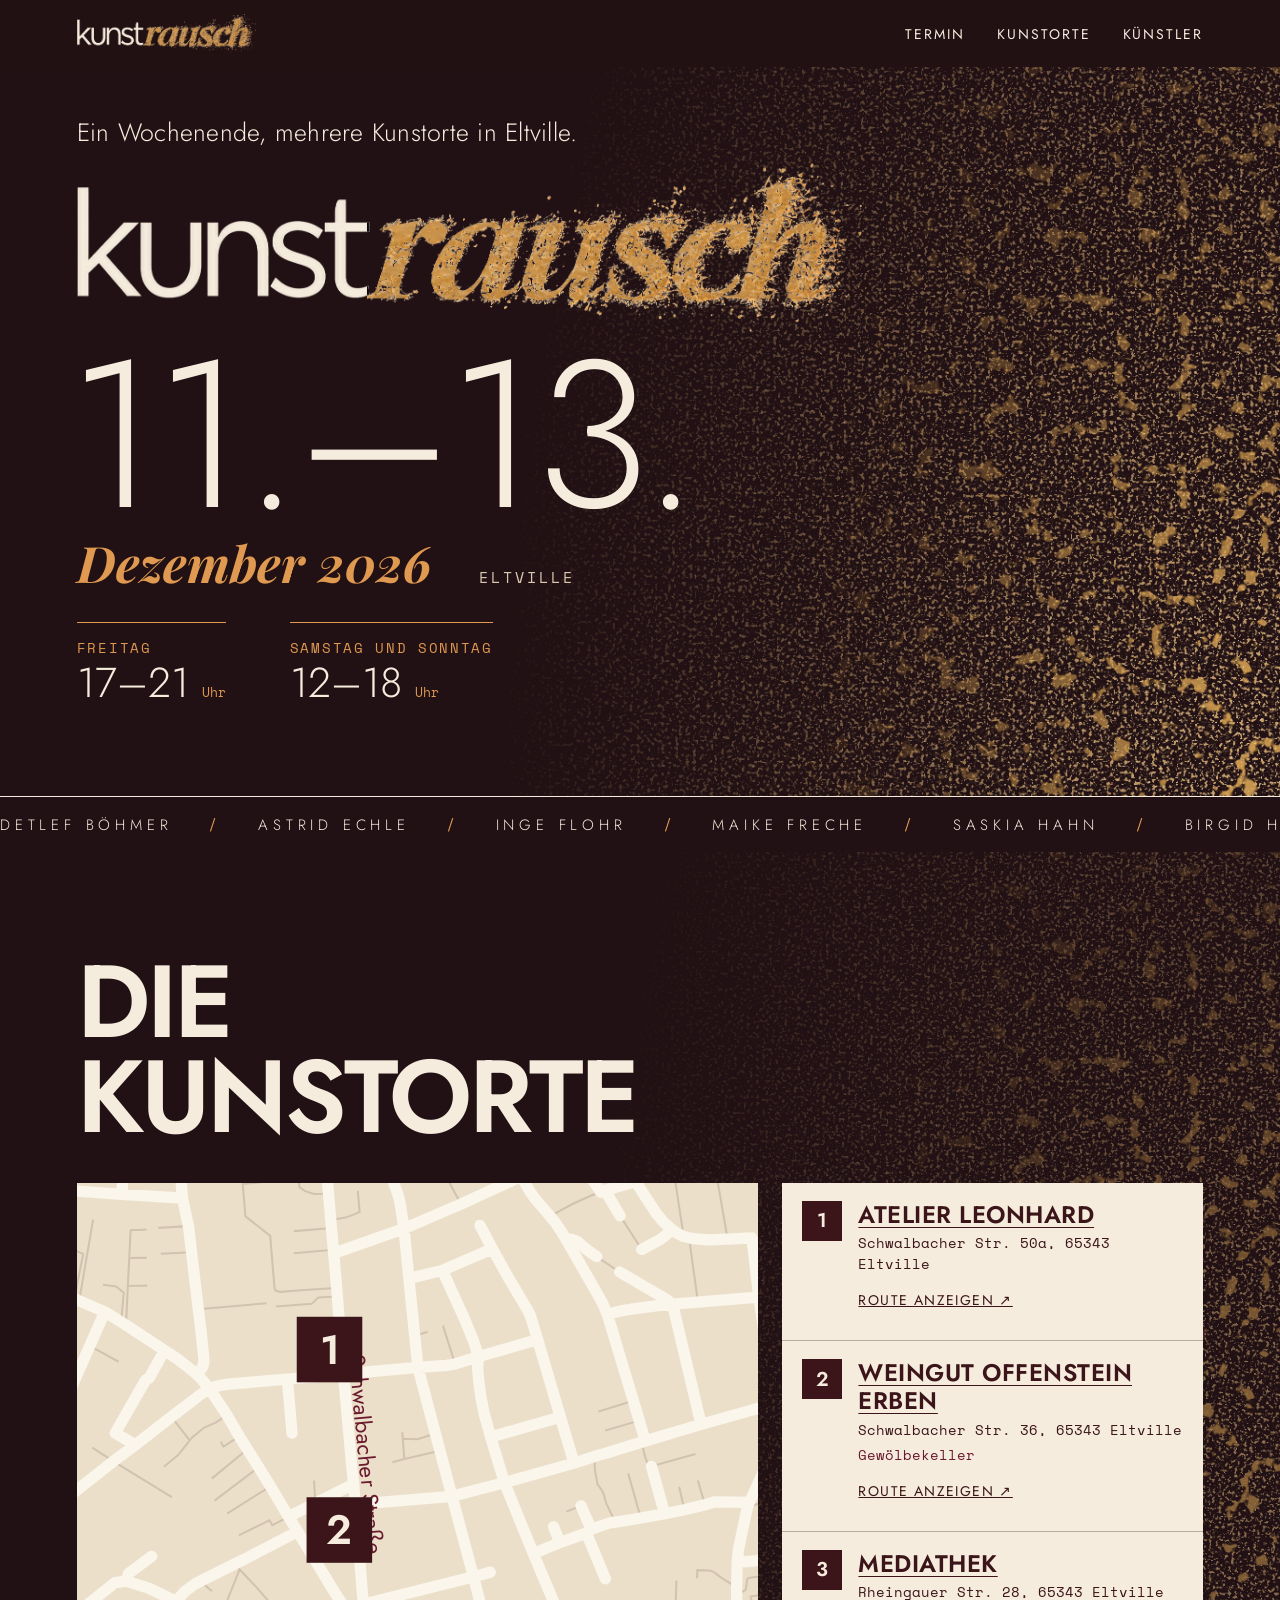
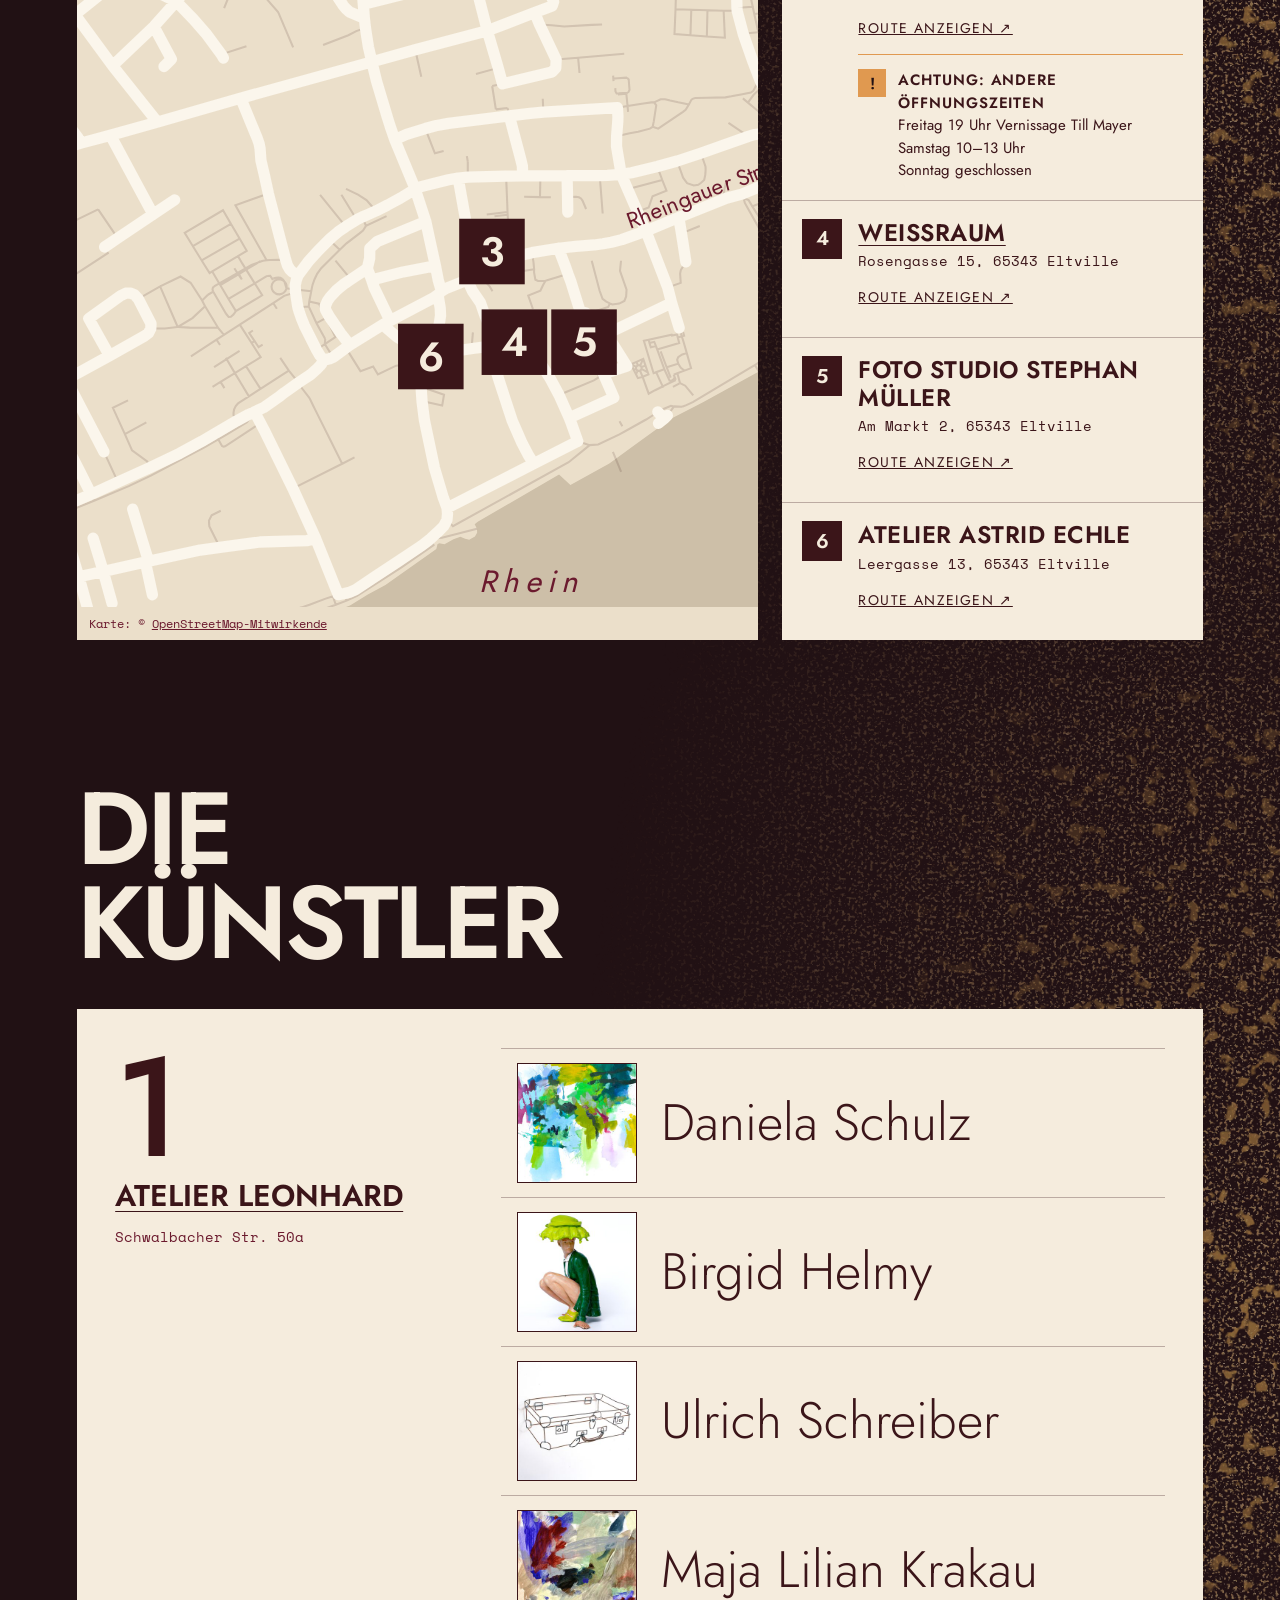
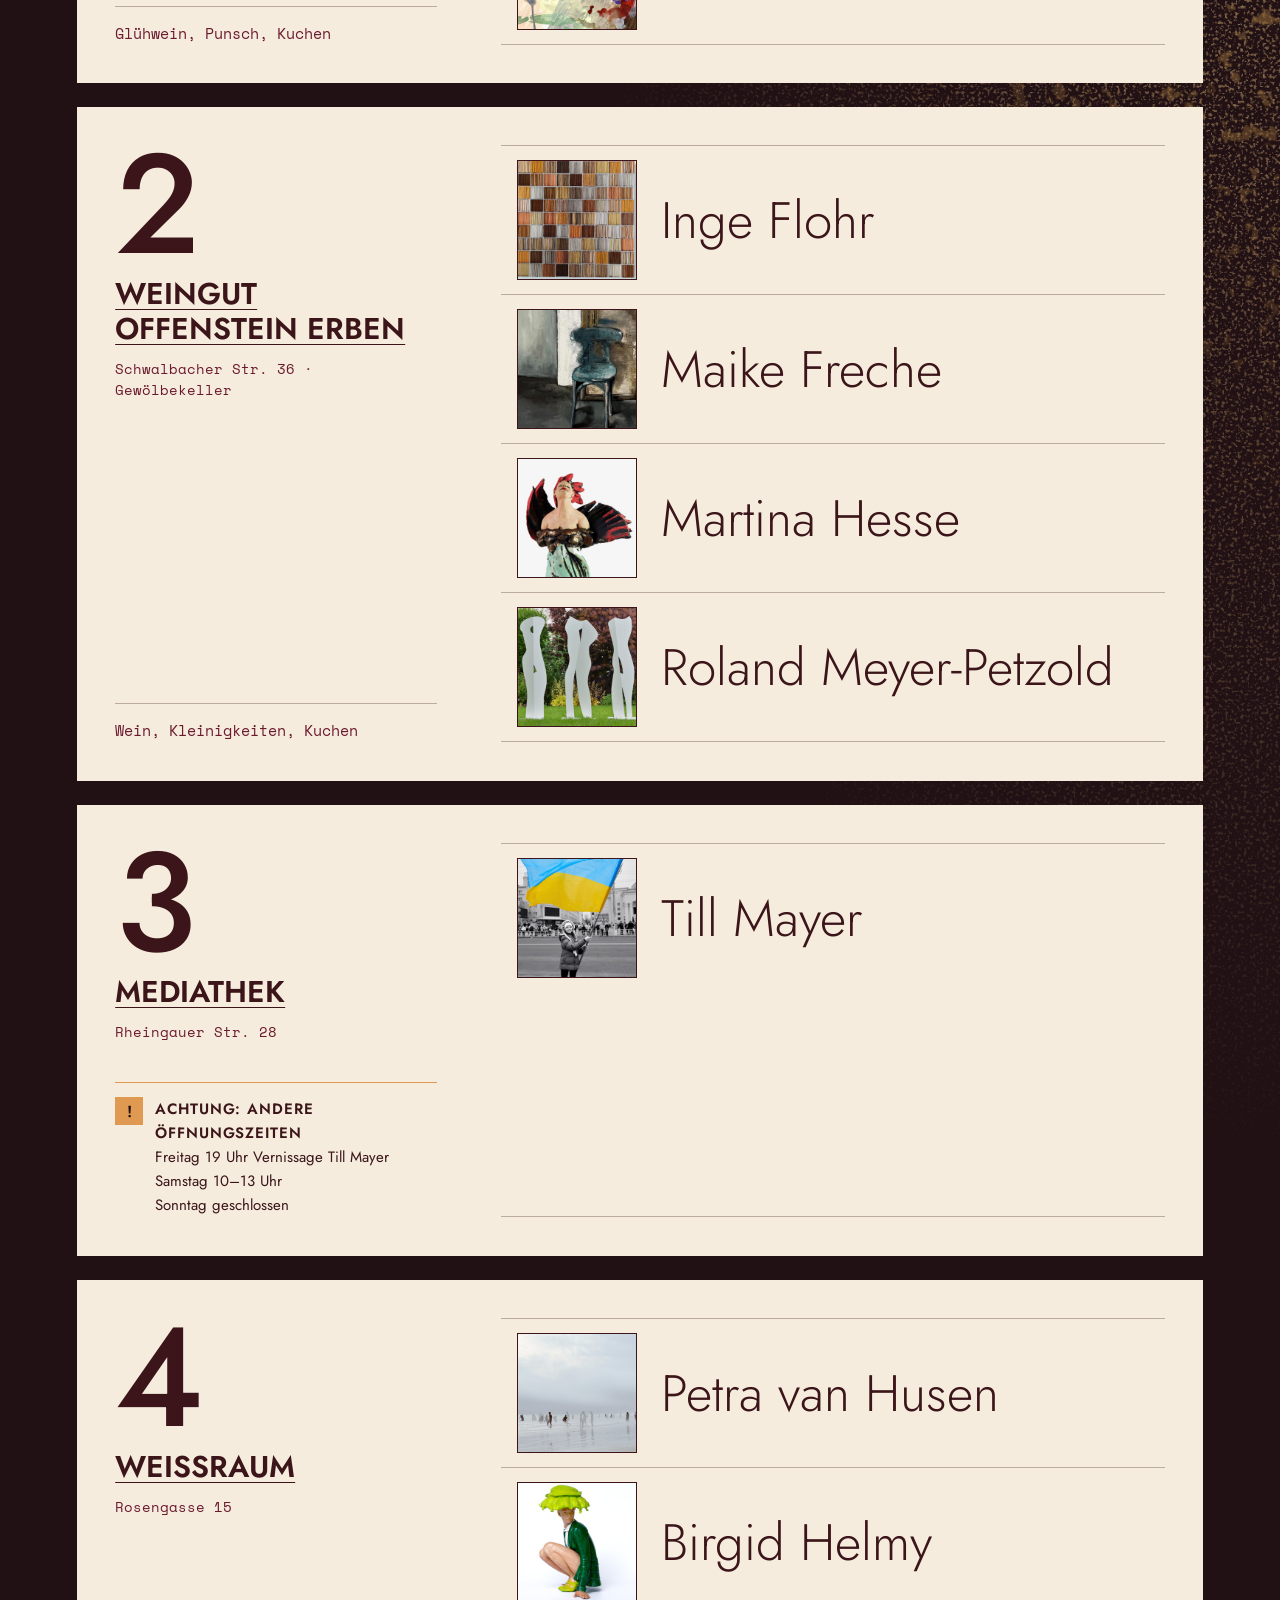
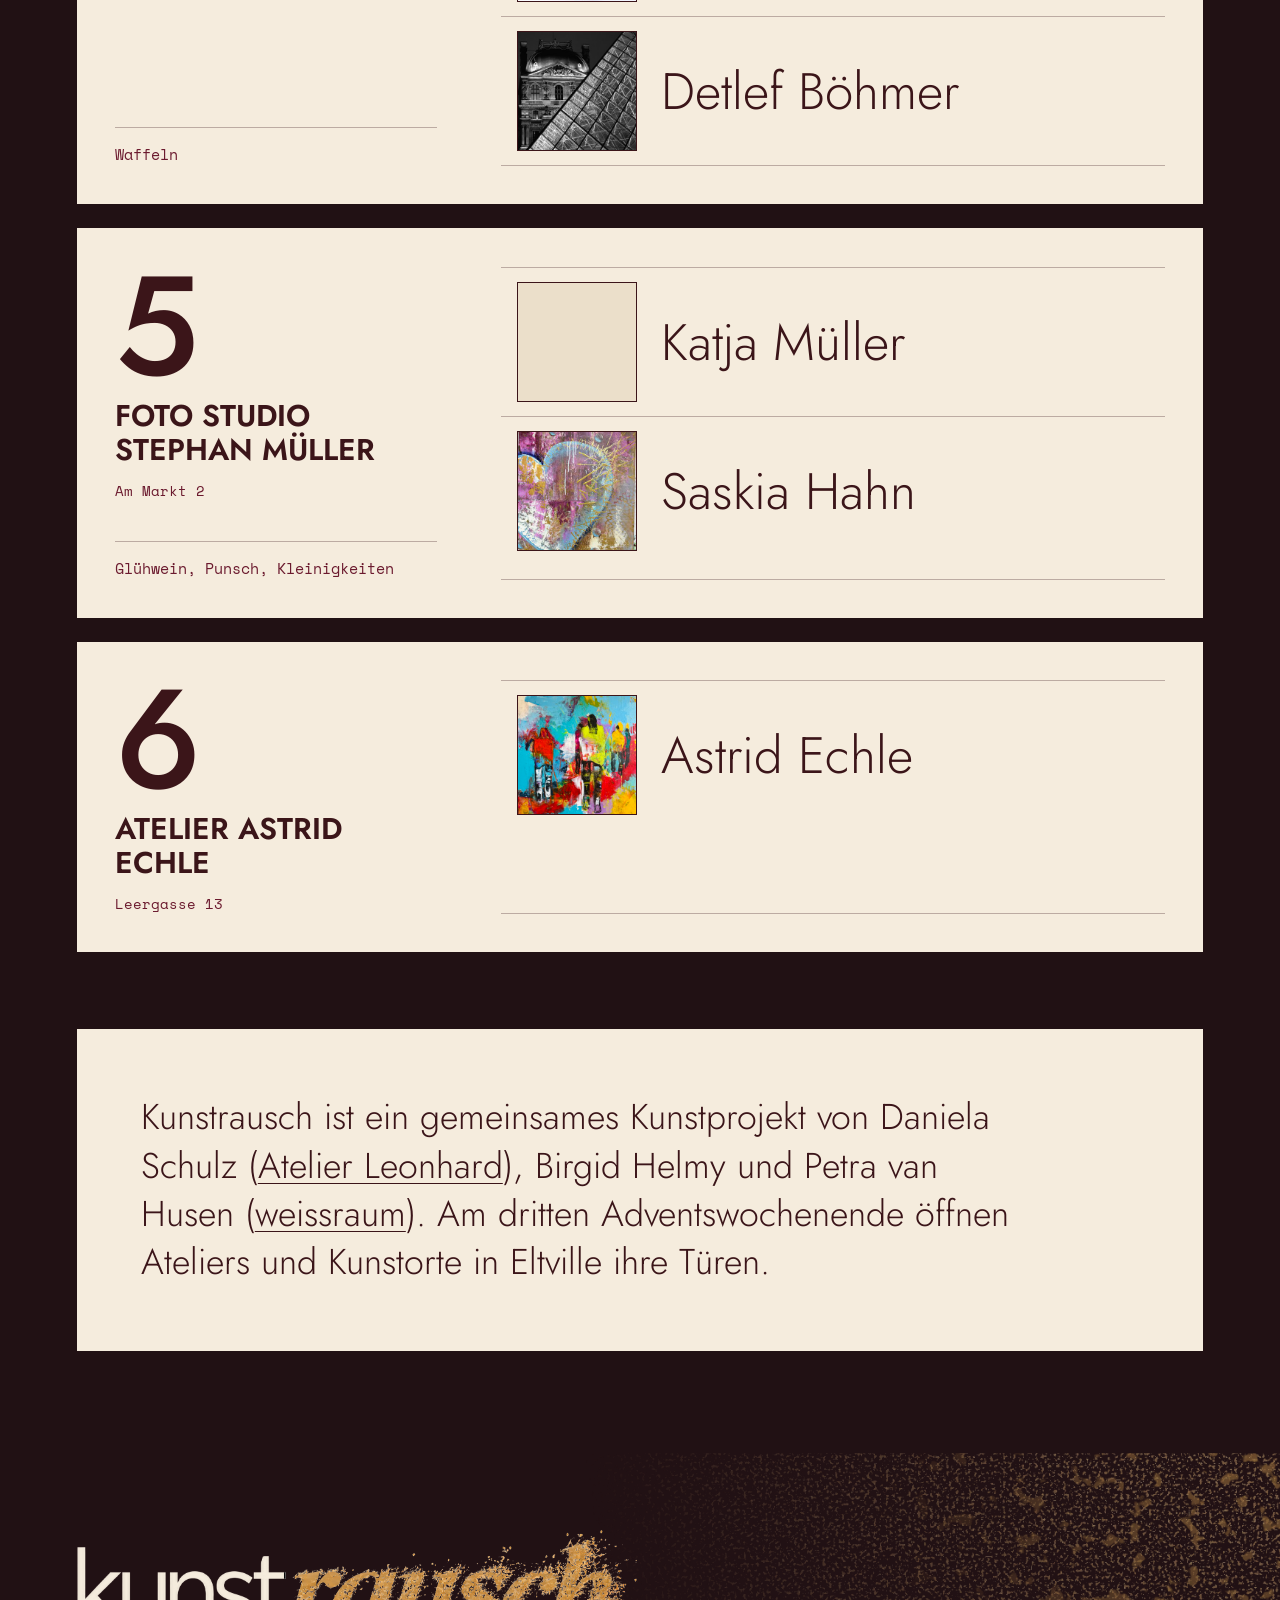
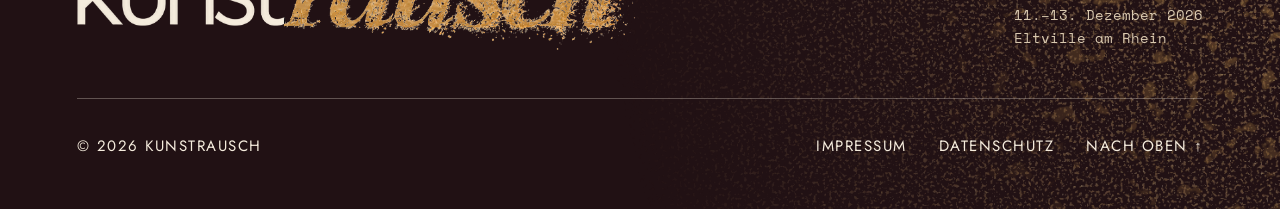
<file: index.html>
<!doctype html>
<html lang="de">
<head>
<meta charset="utf-8">
<meta name="viewport" content="width=device-width,initial-scale=1">
<title>Kunstrausch – 11.–13. Dezember 2026 in Eltville</title>
<meta name="description" content="Kunstrausch: ein Wochenende, mehrere Kunstorte in Eltville. 11.–13. Dezember 2026, Freitag 17–21 Uhr, Samstag und Sonntag 12–18 Uhr.">
<meta name="theme-color" content="#211114">
<link rel="icon" type="image/png" sizes="32x32" href="assets/favicon-32.png">
<link rel="icon" type="image/png" sizes="512x512" href="assets/icon-512.png">
<link rel="apple-touch-icon" href="assets/apple-touch-icon.png">
<link rel="preload" href="assets/fonts/jost-latin-300-normal.woff2" as="font" type="font/woff2" crossorigin>
<link rel="stylesheet" href="assets/style.css">
</head>
<body>

<nav class="kopf" aria-label="Hauptmenü">
  <a class="kopf-logo" href="#termin"><img src="assets/logo.png" width="1683" height="362" alt="Kunstrausch, nach oben"></a>
  <ul>
    <li><a href="#termin">Termin</a></li>
    <li><a href="#kunstorte">Kunstorte</a></li>
    <li><a href="#kuenstler">Künstler</a></li>
  </ul>
</nav>

<header class="hero" id="termin">
  <div class="g g1"></div>
  <div class="g g2"></div>
  <div class="hero-in">
    <p class="claim">Ein Wochenende, mehrere Kunstorte in Eltville.</p>
    <h1><img class="hero-logo" src="assets/logo.png" width="1683" height="362" alt="Kunstrausch"></h1>
    <p class="tage">11.–13.</p>
    <div class="monat"><strong>Dezember 2026</strong><span>Eltville</span></div>
    <div class="zeiten">
      <p class="zeit"><b>Freitag</b><span>17–21 <small>Uhr</small></span></p>
      <p class="zeit"><b>Samstag und Sonntag</b><span>12–18 <small>Uhr</small></span></p>
    </div>
  </div>
</header>

<div class="band" aria-label="Künstler">
  <div class="band-in">
    <div><a href="#k-detlef-boehmer">DETLEF BÖHMER</a><i>/</i><a href="#k-astrid-echle">ASTRID ECHLE</a><i>/</i><a href="#k-inge-flohr">INGE FLOHR</a><i>/</i><a href="#k-maike-freche">MAIKE FRECHE</a><i>/</i><a href="#k-saskia-hahn">SASKIA HAHN</a><i>/</i><a href="#k-birgid-helmy">BIRGID HELMY</a><i>/</i><a href="#k-martina-hesse">MARTINA HESSE</a><i>/</i><a href="#k-petra-van-husen">PETRA VAN HUSEN</a><i>/</i><a href="#k-maja-lilian-krakau">MAJA LILIAN KRAKAU</a><i>/</i><a href="#k-till-mayer">TILL MAYER</a><i>/</i><a href="#k-roland-meyer-petzold">ROLAND MEYER-PETZOLD</a><i>/</i><a href="#k-katja-mueller">KATJA MÜLLER</a><i>/</i><a href="#k-ulrich-schreiber">ULRICH SCHREIBER</a><i>/</i><a href="#k-daniela-schulz">DANIELA SCHULZ</a><i>/</i></div>
    <div aria-hidden="true"><a href="#k-detlef-boehmer" tabindex="-1">DETLEF BÖHMER</a><i>/</i><a href="#k-astrid-echle" tabindex="-1">ASTRID ECHLE</a><i>/</i><a href="#k-inge-flohr" tabindex="-1">INGE FLOHR</a><i>/</i><a href="#k-maike-freche" tabindex="-1">MAIKE FRECHE</a><i>/</i><a href="#k-saskia-hahn" tabindex="-1">SASKIA HAHN</a><i>/</i><a href="#k-birgid-helmy" tabindex="-1">BIRGID HELMY</a><i>/</i><a href="#k-martina-hesse" tabindex="-1">MARTINA HESSE</a><i>/</i><a href="#k-petra-van-husen" tabindex="-1">PETRA VAN HUSEN</a><i>/</i><a href="#k-maja-lilian-krakau" tabindex="-1">MAJA LILIAN KRAKAU</a><i>/</i><a href="#k-till-mayer" tabindex="-1">TILL MAYER</a><i>/</i><a href="#k-roland-meyer-petzold" tabindex="-1">ROLAND MEYER-PETZOLD</a><i>/</i><a href="#k-katja-mueller" tabindex="-1">KATJA MÜLLER</a><i>/</i><a href="#k-ulrich-schreiber" tabindex="-1">ULRICH SCHREIBER</a><i>/</i><a href="#k-daniela-schulz" tabindex="-1">DANIELA SCHULZ</a><i>/</i></div>
  </div>
</div>

<main>
<section class="abschnitt" id="kunstorte">
  <div class="gs"></div>
  <div class="abschnitt-in">
    <h2 class="titel">Die<br>Kunstorte</h2>
    <div class="orte">
      <figure class="karte" style="margin:0">
        <svg viewBox="0 0 1000 1000" preserveAspectRatio="xMidYMid slice" role="img" aria-label="Karte von Eltville mit den sechs Kunstorten: 1 Atelier Leonhard, 2 Weingut Offenstein Erben, 3 Mediathek, 4 weissraum, 5 Foto Studio Stephan Müller, 6 Atelier Astrid Echle" font-family="Jost,sans-serif">
<path d="M-1007.4 1415.3L-863.0 1373.0L-826.7 1355.8L-822.1 1360.1L-477.7 1257.7L-466.9 1272.2L-446.5 1267.1L-432.4 1244.6L-184.2 1168.7L-15.4 1118.7L112.2 1077.9L131.6 1073.2L151.6 1067.5L153.9 1063.7L163.0 1061.9L200.1 1053.0L251.5 1042.4L333.2 1026.8L387.2 1013.7L417.9 1004.2L433.8 998.3L451.2 987.6L468.4 978.2L484.6 966.8L518.1 943.1L519.2 938.4L520.9 937.6L526.1 938.4L534.8 933.5L541.6 931.2L546.2 933.0L550.2 934.0L555.8 931.0L557.9 927.3L557.8 923.4L555.5 919.0L558.5 916.6L637.9 870.5L649.0 880.6L687.0 859.7L714.1 839.9L746.7 816.3L778.9 799.7L832.9 769.9L883.9 741.6L888.9 738.9L929.6 715.7L932.2 713.0L955.5 689.3L984.7 676.6L995.8 676.0L996.6 661.9L1017.5 644.2L1021.2 640.1L1111.8 607.4L1214.7 576.5L1289.0 560.9L1364.0 535.5L1454.1 490.0L1572.9 435.8L1622.9 418.2L1658.8 410.9L1701.4 407.5L1737.4 407.0L1885.5 401.3L1995.0 396.1L2077.4 397.1L2092.9 408.1L2100.3 410.2L2155.8 396.5L2191.5 388.6L2225.7 370.4L2230.9 367.3L2252.9 355.3L2299.7 345.4L2323.1 343.6L2403.8 317.4L2464.1 295.9L2491.8 289.0L2540.4 277.7L2594.8 263.2L2590.0 236.5L2724.8 177.3L2770.6 144.1L2797.4 130.7L2884.2 105.8L3057.4 13.6L3090.4 7.5L3166.1 -48.0L3182.0 -62.1L3216.8 -95.8L3226.4 -93.1L3228.8 -99.2L3233.8 -109.3L3237.3 -118.2L3253.0 -124.7L3285.8 -151.3L3290.1 -166.6L3307.4 -185.3L3331.3 -199.0L3335.9 -205.8L3357.2 -220.5L3354.1 -235.1L3370.9 -258.4L3380.8 -267.6L3384.0 -290.9L3415.5 -290.9L3437.0 -306.6L3454.5 -310.9L3494.4 -312.7L3615.4 -337.5L3647.8 -332.4L3846.5 -351.3L3934.5 -389.9L3970.3 -395.4L4094.1 -456.1L4223.4 -478.1L4353.6 -481.2L4379.5 -478.8L4410.0 -470.1L3952.9 -342.4L3685.9 -242.9L3440.2 -151.3L3441.6 -148.0L3954.8 -333.6L4421.1 -461.8L4638.9 -505.5L4758.2 -520.5L4760.1 -81.8L4676.4 -75.3L4604.0 -60.3L4465.4 -37.5L4426.2 -31.1L4411.6 -34.3L4364.0 -27.2L4363.1 -20.3L4324.0 -6.0L4304.7 2.0L4264.6 23.6L4196.2 56.9L4171.7 60.4L4142.3 67.5L4100.2 76.8L4086.5 81.2L4064.5 88.5L4030.8 104.4L3958.5 137.4L3912.0 150.6L3883.2 155.7L3853.1 156.8L3828.2 162.4L3827.7 170.5L3771.6 190.8L3741.7 203.4L3673.3 235.2L3631.1 254.5L3619.9 254.1L3605.9 252.5L3592.8 249.4L3577.6 253.2L3566.6 239.7L3563.6 241.2L3560.6 242.4L3562.6 261.7L3540.7 271.9L3489.0 295.8L3465.6 297.0L3451.9 300.5L3450.6 305.7L3450.1 315.6L3403.3 328.4L3370.1 329.4L3357.9 332.5L3333.2 346.6L3304.8 359.0L2952.1 525.2L2824.6 583.2L2786.9 602.2L2747.6 619.6L2705.0 637.0L2671.0 653.0L2651.6 660.2L2624.1 674.9L2597.0 686.4L2551.5 701.4L2527.9 709.0L2440.2 738.4L2432.5 741.9L2420.6 745.4L2385.3 751.7L2346.6 763.9L2338.8 764.1L2262.6 787.9L2252.5 788.8L2237.2 792.1L2218.8 798.6L2219.2 802.7L2220.7 805.8L2225.5 804.9L2235.6 803.4L2247.7 798.2L2258.1 794.0L2264.6 791.9L2278.5 894.7L2219.9 870.2L2084.5 912.1L2068.9 918.6L2053.3 925.1L2027.0 945.0L2007.4 970.6L1950.1 1035.1L1925.8 1065.9L1937.8 1102.2L1920.2 1119.9L1868.1 1159.0L1778.3 1227.9L1695.9 1309.6L1533.1 1474.5L1321.0 1622.1L1221.6 1671.8L1187.9 1685.2L1179.1 1699.1L1157.6 1707.5L1146.9 1705.7L1141.3 1713.0L956.0 1764.4L824.5 1777.7L778.2 1790.1L760.4 1795.5L700.7 1814.1L653.0 1823.3L540.0 1839.2L504.9 1844.1L501.2 1844.2L455.6 1845.5L430.0 1843.3L349.7 1828.1L324.1 1827.3L320.3 1821.1L310.8 1816.2L303.1 1822.3L291.7 1821.6L272.3 1808.8L218.3 1795.7L139.2 1783.4L11.8 1780.4L-26.3 1780.7L-140.2 1803.0L-176.1 1818.0L-215.8 1829.2L-307.9 1850.0L-346.3 1866.0L-349.3 1860.5L-354.5 1863.2L-357.5 1869.4L-357.0 1875.6L-360.0 1878.8L-372.9 1889.0L-424.6 1913.1L-459.8 1937.4L-487.1 1953.1L-496.1 1954.7L-562.5 1999.8L-563.2 2007.6L-559.3 2014.4L-553.8 2019.0L-556.0 2022.9L-558.7 2026.2L-567.6 2035.2L-574.3 2032.1L-589.4 2021.8L-592.1 2024.7L-594.7 2027.5L-605.8 2028.4L-672.3 2067.8L-710.3 2092.0L-752.8 2118.7L-770.6 2128.6L-810.4 2147.1L-823.6 2154.5L-869.4 2179.0L-874.2 2181.5L-892.5 2190.9L-923.9 2207.1L-1093.5 2288.7L-1090.9 2304.2L-1107.5 2294.6L-1160.3 2318.2L-1179.1 2326.6L-1250.8 2364.8L-1389.9 2422.9L-1422.6 2438.8L-1470.9 2457.6L-1552.4 2489.3L-1692.7 2540.7L-1801.6 2580.4L-1850.6 2598.8L-1849.3 2606.1L-1840.5 2608.0L-1811.7 2597.2L-1801.2 2588.3L-1781.9 2584.5L-1758.5 2571.8L-1706.9 2552.5L-1694.3 2551.5L-1656.3 2538.8L-1640.5 2533.1L-1634.1 2538.5L-1662.0 2549.6L-1675.9 2555.9L-1694.4 2558.4L-1702.8 2568.3L-1756.0 2588.0L-1881.4 2648.1L-1910.9 2651.8L-1929.8 2646.6L-1938.3 2635.0L-1945.9 2637.5L-1942.5 2653.6L-1936.6 2668.3L-1941.3 2672.8L-1955.8 2674.1L-1981.3 2657.3L-2007.7 2666.6L-2072.4 2688.7L-2123.4 2695.4L-2137.1 2687.8L-2138.9 2693.2L-2139.2 2703.3L-2137.7 2715.5L-2145.4 2712.7L-2163.2 2717.1L-2169.8 2712.5L-2183.3 2711.1L-2232.8 2721.1L-2246.0 2729.2L-2250.9 2726.3L-2251.1 2718.3L-2254.9 2712.8L-2263.8 2714.8L-2267.2 2730.7L-2258.6 2747.4L-2255.7 2759.5L-2274.7 2762.9L-2286.5 2756.3L-2292.3 2742.8L-2301.2 2736.1L-2365.3 2755.2L-2371.9 2764.9L-2383.2 2770.7L-2385.0 2763.3L-2385.9 2755.1L-2385.9 2746.8L-2390.9 2742.4L-2405.4 2744.5L-2411.0 2749.5L-2405.0 2751.0L-2397.4 2749.4L-2391.0 2752.2L-2389.2 2762.8L-2387.7 2770.9L-2407.6 2768.0L-2448.1 2776.8L-2466.7 2774.3L-2495.9 2776.3L-2517.9 2773.2L-2537.8 2773.4L-2559.1 2780.6L-2566.9 2781.2L-2706.2 2790.9L-2763.1 2798.1L-2843.8 2819.7L-2872.8 2818.8L-2878.9 2817.4L-2897.7 2813.1L-2905.7 2811.3L-2911.4 2795.5L-2920.1 2793.4L-2922.8 2801.1L-2926.0 2817.2L-2935.8 2817.2L-2948.4 2814.8L-2967.3 2820.7L-2975.8 2817.8L-3002.4 2807.4L-3005.5 2801.3L-3014.2 2801.9L-3019.1 2810.1L-3038.6 2816.4L-3046.7 2835.8L-3054.7 2836.4L-3074.2 2811.3L-3092.1 2810.9L-3096.9 2804.8L-3104.1 2806.0L-3106.7 2843.5L-3111.2 2845.5L-3125.0 2835.3L-3137.2 2839.0L-3142.3 2849.0L-3145.1 2844.9L-3154.1 2832.9L-3169.1 2818.6L-3184.2 2822.1L-3186.7 2819.6L-3187.6 2811.3L-3201.4 2806.6L-3215.2 2808.0L-3221.9 2818.2L-3219.7 2826.4L-3205.1 2826.6L-3197.1 2828.2L-3196.5 2833.9L-3201.8 2841.5L-3224.8 2836.6L-3239.0 2835.8L-3260.3 2835.1L-3384.4 2840.0L-3414.0 2843.3L-3420.7 2841.0L-3473.3 2842.8L-3502.7 2845.1L-3524.0 2843.9L-3603.3 2849.4L-3720.9 2859.0L-3748.0 2870.9L-3757.3 2877.7L-3759.9 2880.4L-3763.9 2868.4L-3774.5 2864.2L-3785.5 2872.8L-3790.4 2871.8L-3795.4 2869.7L-3801.4 2874.7L-3801.4 2881.1L-3796.1 2886.1L-3785.7 2883.2L-3776.4 2880.0L-3764.3 2881.7L-3764.4 2888.2L-3785.9 2892.6L-3807.0 2899.6L-3907.5 2937.9L-3916.7 2941.6L-3995.0 2970.1L-4123.1 3015.8L-4185.6 3039.0L-4453.0 3159.1L-4659.3 3267.4L-4780.3 3095.3L-5189.4 2964.9L-5177.1 2959.0L-5159.5 2933.0L-5154.4 2936.1L-5151.2 2934.6L-5129.7 2911.1L-5050.1 2840.2L-4932.7 2731.7L-4867.0 2690.2L-4666.6 2563.1L-4597.6 2516.2L-4550.6 2485.9L-4499.8 2457.5L-4398.8 2405.1L-4141.8 2295.2L-3873.8 2177.5L-3817.2 2154.3L-3736.6 2130.4L-3562.8 2098.3L-3485.8 2084.8L-3403.9 2073.0L-3180.4 2048.8L-3086.0 2039.5L-3071.1 2020.6L-3068.9 2025.3L-3063.5 2038.2L-3008.2 2034.0L-2959.4 2027.9L-2834.3 2010.6L-2800.7 2005.3L-2356.0 1833.4L-2153.8 1729.5L-1991.7 1647.8L-1935.5 1625.8L-1904.1 1611.1L-1790.5 1571.8L-1582.4 1502.2L-1479.6 1492.6L-1426.4 1499.8L-1405.5 1512.5L-1398.3 1516.9L-1323.5 1495.1L-1293.4 1478.3L-1276.9 1484.1L-1207.6 1467.2L-1140.6 1454.4L-1007.4 1415.3Z" fill="#CDBFA8"/>
<path d="M2285.7 335.1L2229.9 351.6L2203.4 359.4L2163.7 366.1L2109.6 371.2L2035.4 376.2L1903.6 378.9L1803.7 386.5L1763.4 383.3L1741.7 382.7L1704.6 387.0L1669.6 392.2L1616.4 409.8L1486.8 466.9L1445.7 482.5L1367.1 523.4L1266.6 557.1L1249.1 561.9L1183.9 577.3L1149.5 587.6L1080.2 610.9L1056.6 620.1L1017.7 634.8L1009.5 638.8L931.0 700.7L926.0 705.0L922.7 707.8L909.3 716.0L878.2 732.8L829.1 763.5L824.4 766.4L768.5 799.7L762.2 802.7L758.0 804.3M142.2 1057.0L148.5 1055.5L199.7 1043.7L247.0 1031.6L262.5 1027.3L267.5 1026.2L285.5 1022.3L332.5 1013.5L357.0 1008.3L361.3 1007.2L377.1 1002.9L386.6 1000.1L394.3 997.5L409.4 991.8L417.1 989.2L422.3 987.7M722.0 508.0L728.1 507.1L730.7 507.1L732.8 510.0L730.3 526.1M120.0 -35.7L121.4 -10.3L124.7 -5.3L130.4 -0.0L137.9 4.2L148.4 8.1M750.9 -4.5L759.6 52.1M629.1 32.4L651.1 20.5L668.7 12.4L678.6 9.0M780.8 -76.1L791.2 -10.1L802.5 54.9M589.3 520.2L587.6 512.5M572.6 491.1L582.7 489.0M576.2 513.9L572.6 491.1M576.2 513.9L587.6 512.5M501.9 762.6L491.1 762.7L478.8 764.1L461.0 772.6L456.4 765.0L444.0 769.5L429.8 746.8M-202.1 985.4L-193.0 989.3L-188.0 992.0L-183.1 992.5L-174.1 989.4L-168.2 988.8L-143.1 991.7L-124.0 994.0L-97.7 995.2L-88.8 994.9L-64.8 993.3L-60.1 992.6L-55.4 991.8L-34.7 985.8L-21.6 981.0L-8.4 976.2L20.8 963.7M567.3 616.6L587.6 614.2M382.9 707.2L393.5 706.3L394.0 701.5L396.0 691.4L397.0 686.0M393.5 706.3L401.1 722.7L409.6 738.0M729.3 530.9L734.7 532.8L758.9 516.3L761.5 514.3L764.7 509.1L767.2 504.4L768.8 503.4L770.9 502.8L782.7 502.6L800.3 502.2L806.1 501.2L815.6 499.3L825.2 497.4L827.6 495.7L830.6 490.1L831.4 487.0L834.2 485.7M730.7 507.1L737.1 504.0L741.4 504.1L746.4 505.2M746.4 505.2L754.2 506.9M754.2 506.9L764.7 509.1M730.3 526.1L729.3 530.9M923.0 650.1L927.7 614.1L907.1 567.1L904.9 561.9M758.0 804.3L750.2 803.9L747.2 803.4L735.8 808.1L734.3 809.2L729.9 812.3L722.9 816.7L696.9 831.3L676.1 841.1L667.8 841.7L656.2 838.0M728.1 276.6L724.4 273.9L722.0 267.6L719.7 258.1L722.1 251.9M868.3 592.1L829.3 607.5L826.6 608.6M860.5 101.6L875.4 101.9L910.5 96.4L908.2 82.2M838.3 108.3L843.0 108.2L860.5 101.6L875.8 95.1L886.0 88.8M25.5 205.2L9.4 227.2L6.9 230.7M749.8 773.0L753.4 771.5L760.3 769.0L766.8 766.6L762.6 751.9L759.8 742.0M60.4 940.7L49.0 913.9L41.3 896.0L33.9 878.7L26.5 861.2L1.4 797.8L-19.5 805.8M3.0 964.9L-17.1 906.4L-16.7 879.2M927.7 697.2L925.4 695.1L922.0 691.6L920.5 687.7L918.7 674.7L920.2 662.6L923.0 650.1M878.2 732.8L865.5 706.0L853.1 672.3L840.4 644.6L833.3 630.3L822.6 611.2L819.3 605.2L818.1 600.7M756.0 781.1L761.1 783.7L768.9 793.2M749.8 773.0L750.9 775.6L751.8 778.1M645.2 762.2L648.2 760.0L653.6 756.0L657.8 753.7L661.0 752.8L664.1 752.6L670.4 755.4L676.0 760.3L676.6 775.6L671.9 778.5L643.7 790.3M731.7 788.1L725.4 791.5L719.5 775.0L714.9 776.3L713.0 772.6L710.9 768.3L708.2 762.7L704.1 764.6M751.8 778.1L739.1 784.4L737.5 785.2M5.3 287.3L1.0 293.4L-7.8 305.6L-14.6 314.4L-19.9 314.6L-32.0 313.7L-37.6 310.8L-47.5 303.2L-48.9 301.4L-51.8 299.4L-56.3 302.6L-60.3 302.3L-65.2 295.6L-73.1 291.2L-75.3 291.5L-80.2 294.2L-102.2 312.8M811.8 417.7L798.6 417.6L782.8 417.1L767.0 416.6L751.6 416.1L750.6 440.4L766.2 441.5L782.2 442.7L799.8 444.0L798.6 417.6M782.8 417.1L782.2 442.7M767.0 416.6L766.2 441.5M751.6 416.1L752.5 388.1M588.5 627.0L587.7 616.7L587.6 614.2M9.9 719.3L25.7 751.8M1.2 701.7L9.9 719.3L0.6 723.3L16.6 755.4L25.7 751.8M828.5 420.8L832.5 438.6M877.7 413.7L881.6 431.3L832.5 438.6L822.3 439.5L817.8 440.5M887.8 350.6L891.3 363.9L916.5 357.0L913.1 342.6M811.6 414.7L816.6 414.4L827.0 413.7L824.9 403.7L863.1 398.0L874.0 396.4L877.7 413.7L828.5 420.8L827.0 413.7M690.5 848.3L698.5 867.9M-20.5 656.5L-15.0 668.6L1.2 701.7L16.8 694.6L1.5 661.0L-15.0 668.6M704.2 482.9L705.9 484.7L706.7 494.9L705.3 497.6M704.2 482.9L695.2 483.5M705.3 497.6L696.3 498.3M397.0 686.0L399.1 680.0L401.7 674.5L405.7 669.0L423.8 651.0L430.4 644.7L442.8 635.2L446.5 632.2L449.4 627.7L469.5 618.2M413.3 641.2L417.3 644.9L423.8 651.0M383.7 -4.4L329.0 1.0L331.7 32.4L355.9 51.6L360.1 102.8L361.4 105.3L366.2 106.3L379.0 105.3L415.7 102.7L420.8 102.4M379.0 68.5L412.5 65.6L417.5 64.8M411.3 -7.4L406.1 -7.0L383.7 -4.4L384.5 4.0L389.9 8.0L399.0 10.7L407.6 10.4L412.8 10.1M379.0 47.0L410.6 44.4L415.7 43.9M421.5 110.9L402.8 111.7L396.4 118.0L361.5 120.5M285.7 123.2L288.1 123.0L352.4 117.4M507.3 532.6L516.7 556.8L525.2 554.5M547.9 559.5L548.8 565.0M548.8 565.0L548.8 580.0M348.8 661.7L352.4 661.2L355.8 660.9L365.3 660.7L371.1 661.1M674.7 71.9L697.0 86.9M697.5 32.1L718.6 64.9M553.8 731.6L552.9 742.3L553.4 747.4M586.3 743.8L587.9 740.0L590.9 735.6L594.3 730.6L598.5 726.1L601.8 723.0L608.2 718.8M566.4 682.8L570.1 686.6L572.9 691.5M664.1 752.6L663.8 747.1M646.6 674.6L643.9 675.4L624.7 681.3L617.4 681.4L614.8 680.3L613.5 673.0L613.6 670.0L612.9 662.8L611.4 653.8M613.6 670.0L594.0 673.2L586.4 676.9M426.2 859.9L438.2 853.7M417.2 756.0L409.2 743.1L409.6 738.0M401.1 748.6L409.2 743.1L419.5 736.2L410.5 717.4L403.5 703.7L394.0 701.5M399.3 806.1L426.2 859.9L381.7 882.3L378.0 884.0M624.7 681.3L622.2 685.6L619.7 691.0L607.8 695.7L612.4 708.8M801.2 600.7L798.9 596.2L799.3 592.0L800.7 586.0M850.4 528.0L842.3 524.0L822.3 507.3L817.4 503.2M557.8 923.4L523.6 932.2L512.5 933.1M811.2 399.4L815.1 399.0L817.6 398.8L819.4 397.6L820.4 396.2L821.0 391.2L821.2 388.6L821.8 386.7L822.9 385.7L859.6 379.7L866.0 378.6M360.4 693.2L358.7 691.5L357.6 689.4L357.2 687.0L357.7 684.6L358.9 682.5L360.7 680.9L362.9 680.0L365.4 679.8L367.7 680.5L369.7 681.9L370.6 683.0L371.3 684.2L371.8 685.6L371.9 687.1L371.8 688.6L370.9 690.9L369.4 692.7L367.3 694.0L365.0 694.5L362.6 694.3L360.4 693.2M661.5 731.6L678.4 727.3M755.2 727.3L759.8 742.0M732.7 770.5L730.2 771.5L720.7 739.9L725.4 738.9L747.8 733.9L748.1 734.7L753.1 733.6L753.8 736.7L755.2 742.1L733.7 748.3L732.5 745.0L730.9 740.9L726.2 742.1L725.4 738.9M746.1 779.3L748.0 778.5M746.9 775.7L743.0 765.7L737.1 750.1M746.1 779.3L740.7 767.6M753.4 771.5L756.0 781.1M726.2 742.1L727.5 746.1L732.5 745.0M733.7 748.3L740.7 767.6L732.7 770.5L736.7 779.3L739.1 784.4L739.5 785.2L739.7 785.6M708.2 762.7L713.5 760.4L720.1 757.5L722.3 764.1L724.5 770.6L725.2 772.6L719.5 775.0M750.9 775.6L749.5 777.8L748.0 778.5M690.9 483.8L691.1 486.3M695.2 483.5L690.9 483.8L690.7 480.9M696.3 498.3L694.1 498.4L693.0 496.5L692.8 493.2M25.7 751.8L51.7 740.9L62.4 724.4L88.8 711.1M54.9 850.3L80.5 915.4L86.2 929.8M80.5 915.4L100.7 906.6M121.7 772.5L109.7 779.3L107.3 779.9L105.1 779.3L102.6 777.8L100.0 773.3L92.4 757.8L76.5 765.7L84.1 781.1L100.0 773.3M126.6 889.5L125.5 887.4L117.8 872.5M145.9 879.6L144.9 877.6L137.1 862.4M107.0 899.6L126.6 889.5L145.9 879.6L164.8 870.0L169.9 867.3M103.1 853.5L138.4 834.8M92.6 833.4L128.4 814.8M50.5 -41.7L22.8 39.8M249.0 69.1L279.1 67.7M246.6 43.8L276.1 42.1M121.6 117.5L124.3 111.5L117.8 108.4L124.9 91.5M219.6 45.8L218.3 73.2L216.9 100.5L215.1 138.6M115.8 142.4L136.7 150.4L146.4 130.0L156.9 108.4M645.1 320.8L659.3 315.2M182.2 258.4L202.9 271.7L259.8 306.6M128.9 651.2L148.2 686.5M127.3 699.8L148.2 686.5L197.4 654.2L194.2 648.3M332.7 452.2L308.2 460.2M901.1 236.7L910.3 265.4M927.3 230.4L935.6 256.9M874.7 245.0L884.1 274.1M955.1 219.8L960.8 247.2L954.8 250.6M937.4 291.5L947.3 331.7M968.4 286.5L976.5 322.3M840.0 310.8L827.4 314.8L824.9 315.6L821.8 316.6M578.5 473.4L556.8 479.3M216.9 100.5L227.1 100.4L235.9 100.2M218.3 73.2L228.5 73.1L235.4 73.0M219.6 45.8L228.9 45.8L235.2 45.4M348.8 661.7L337.6 665.8L323.8 673.7L301.1 686.8M312.6 713.2L315.3 716.6L317.5 716.4L320.0 714.2L322.4 710.9L348.1 695.4L340.8 683.8L332.4 670.4L328.6 664.3L324.4 657.1L333.0 652.0L326.0 640.0L317.5 625.6L309.8 612.4L272.4 634.5L280.4 647.5L317.5 625.6M315.2 699.0L340.8 683.8L352.9 676.5M754.3 762.2L756.8 766.3L759.3 768.1L760.3 769.0M743.0 765.7L754.3 762.2L753.2 758.4L754.2 755.9L758.2 753.2L762.6 751.9M758.6 735.3L760.0 734.9L759.0 731.3M512.5 933.1L515.4 939.4L484.0 961.0L472.3 968.7L450.2 982.9L440.7 988.9L430.5 993.5L419.9 997.6L402.2 1003.9L386.0 1009.1L363.1 1014.5L305.7 1027.1L269.1 1034.0L245.3 1038.8L224.1 1043.3L201.9 1047.8L199.7 1043.7M528.5 914.7L534.3 920.9L647.3 858.4L667.8 841.7M699.7 823.2L696.9 818.4M756.4 736.0L758.6 735.3M753.8 736.7L756.4 736.0M738.7 582.9L709.3 590.6L704.9 591.8M714.5 613.9L725.4 609.7L729.2 598.7L742.8 593.2L738.7 582.9L733.8 569.7M916.5 357.0L924.1 385.6M891.3 363.9L893.0 376.7L911.9 454.6L930.3 451.8M866.0 378.6L864.9 373.6L868.4 371.2L872.1 367.9L874.9 364.0L873.9 359.5L872.6 355.5M287.8 388.7L299.0 398.5M326.0 377.4L310.9 415.0M321.0 372.1L326.0 377.4L342.3 394.5L363.6 418.8L378.3 453.3M179.7 159.1L207.9 174.5M87.6 39.5L67.3 32.6M210.4 135.7L212.9 107.1L205.5 101.1L192.6 99.4M169.4 115.1L183.0 35.6M164.7 112.6L173.3 69.4L158.8 62.6M116.9 137.5L124.8 119.9L121.6 117.5M146.4 130.0L127.7 122.2M41.3 896.0L24.6 901.8M33.9 878.7L18.5 884.1M49.0 913.9L31.0 920.2L24.6 901.8L18.5 884.1L12.3 866.2L26.5 861.2M312.5 756.5L313.3 757.7L321.4 771.4L327.1 780.9M326.2 724.1L337.7 742.0L346.6 755.9L332.3 764.7L321.4 771.4L307.4 780.0L299.6 784.8M380.6 692.4L369.5 696.0L358.8 703.0L326.2 724.1L310.7 734.1L303.5 738.8L278.5 755.0M383.5 780.7L374.1 768.9L365.7 756.5M374.1 768.9L370.2 771.4L346.4 786.8L335.1 794.1L326.3 799.8L324.3 801.1L322.1 803.9L320.6 807.0L320.1 810.1L320.1 812.6L323.1 818.1M306.8 941.6L296.4 920.8L296.1 915.4L298.7 910.3L307.6 905.8M65.3 990.2L104.5 980.9M76.2 947.5L68.6 954.2L65.5 961.3L64.5 970.9L64.0 980.1L65.3 990.2L62.4 992.3L52.1 994.9M72.3 935.7L74.1 941.2L76.2 947.5L84.9 949.6L90.8 953.0L95.8 960.8L101.6 973.0L104.5 980.9L107.8 982.3L119.5 981.6L141.3 977.1M354.1 596.1L321.9 607.5L352.4 661.2M459.2 613.1L449.9 602.4L441.6 597.2L429.9 591.5M440.4 621.6L425.4 597.3M429.7 628.3L404.6 597.3M497.0 149.4L509.6 145.2M536.4 176.7L524.6 139.2M542.1 20.6L519.8 -20.9M1005.6 312.8L997.2 273.4M907.4 344.4L907.4 333.0L903.0 305.0M880.9 352.8L876.5 334.7L872.0 317.5M852.2 362.0L850.5 353.3L847.3 340.6L847.2 330.3L843.7 320.4M619.3 599.6L603.8 599.3M619.7 578.8L619.3 599.6L629.9 599.8M757.4 635.0L775.3 627.8M776.2 556.7L777.5 559.9L779.7 566.3L780.9 569.8L781.0 572.9L780.7 577.6L779.6 582.9L776.3 585.8L773.8 587.6L769.5 588.2L762.9 585.9L759.0 580.6L756.7 574.1L754.2 567.3L753.3 564.3M710.4 212.5L676.5 223.0M716.2 232.0L682.9 241.7M117.4 628.2L153.9 610.1M124.4 642.3L187.9 611.5M207.0 639.6L187.9 611.5M448.9 434.4L439.9 437.5L432.2 441.5L407.5 451.1M325.2 344.0L355.2 329.3L357.9 334.2L358.9 333.5M373.8 325.9L358.9 333.5M356.1 296.1L313.8 322.8M344.6 277.6L301.6 310.1M325.7 247.4L310.3 257.4L307.6 252.7M259.5 228.3L277.3 251.3M313.7 226.6L303.0 233.7L291.1 239.0L279.1 248.9L277.3 251.3L266.3 265.4L252.1 277.0M333.6 260.0L298.8 288.6M497.5 455.7L503.4 482.1M517.2 244.6L499.7 250.1L485.3 249.6M486.8 269.4L485.3 249.6L484.9 243.4M521.6 261.3L486.8 269.4L475.2 272.7M760.3 319.1L755.1 296.6M780.4 314.2L773.4 290.5M717.7 327.0L705.4 283.5M728.1 276.6L771.1 264.6M978.7 163.9L986.6 191.2M915.1 126.8L914.4 118.6M945.1 105.2L932.6 107.7L912.7 111.1L911.7 106.4M947.7 119.9L915.1 126.8L917.1 137.5M729.3 530.9L726.6 532.7L715.1 535.7L706.9 537.2M238.5 863.6L235.8 857.7L221.0 846.9L214.0 830.9L202.3 805.3L217.1 798.0M214.0 830.9L235.0 819.5M811.2 394.7L796.2 385.3L789.1 379.9L784.8 378.3L772.9 378.0L772.7 385.9M907.1 705.3L925.4 695.1M929.4 698.9L927.7 697.2M931.0 700.7L929.4 698.9M927.7 697.2L947.0 681.7L949.4 675.6L950.5 674.0L953.0 672.5L959.5 669.9L961.0 669.2L970.5 659.7M898.2 687.4L911.4 683.0L918.7 674.7M920.5 687.7L911.4 683.0M756.0 781.1L749.1 784.9M671.4 267.5L672.9 272.5L672.7 277.5L673.1 281.6L675.5 294.3L679.9 300.4M681.3 303.2L684.1 313.1L691.3 327.8M691.3 327.8L692.3 331.1M679.9 300.4L681.3 303.2M646.2 599.5L654.3 599.2L657.3 599.8L659.3 600.9L660.8 602.9L664.3 611.2M666.0 714.6L668.8 712.5L685.9 706.9L687.5 703.3M696.3 498.3L696.4 499.2L703.6 498.7L704.8 510.7L705.3 516.3M656.5 463.5L657.9 478.4M635.1 465.3L656.5 463.5L701.5 459.7M859.6 379.7L863.1 398.0M295.1 694.9L289.4 700.5M300.3 691.9L295.1 694.9M305.0 727.1L292.3 706.2M248.4 686.7L268.4 677.1L278.2 683.2L289.4 700.5L292.3 706.2L280.0 717.7L265.6 726.4L277.2 727.0L305.0 727.1L310.7 734.1M239.3 727.8L253.0 727.9L265.6 726.4L248.4 686.7L227.1 698.9M415.0 35.8L419.6 35.4L429.4 33.8L438.3 30.4L443.2 28.1L441.4 7.6M933.4 -33.9L903.6 -11.6L900.1 -8.1L897.4 -4.2L890.2 9.9L880.7 27.5L875.2 39.0L857.7 79.1L850.2 93.1L844.2 101.4L838.3 108.3L832.9 111.3M835.7 129.8L842.2 129.0L852.3 127.0L869.6 124.0L878.0 122.4L880.5 125.3L884.6 125.3M965.2 539.3L963.7 534.9L963.1 533.2L961.0 528.6L949.0 506.8L947.3 505.6L945.2 504.9L941.3 505.6L938.1 505.9L935.6 504.9L933.9 503.5L932.5 500.8L928.6 488.1M618.8 431.0L630.7 431.7L643.0 432.9L669.8 431.4L679.9 431.0M765.3 53.6L766.0 61.9L773.5 116.2M840.7 164.7L871.6 155.4L902.1 147.2L950.6 134.6M413.4 715.9L410.5 717.4L401.1 722.7M358.9 679.1L358.0 679.6L355.9 676.4L352.9 676.5M367.8 679.5L365.7 678.4L363.7 678.1L361.5 678.3L358.9 679.1M396.0 691.4L380.5 689.7L374.7 689.0L371.8 688.6L369.7 681.9M300.3 691.9L312.6 713.2M346.4 662.0L332.4 670.4L325.3 674.7L307.2 685.6L315.2 699.0L322.4 710.9M301.1 686.8L300.0 687.9L299.6 689.6L299.8 690.7L300.3 691.9M383.5 780.7L386.9 786.2L394.3 795.8M394.3 795.8L398.0 803.5L399.3 806.1M339.0 729.8L335.4 732.2L340.7 740.2L344.6 746.1L348.5 743.6M340.7 740.2L337.7 742.0M327.1 780.9L335.1 794.1M332.3 764.7L337.9 773.4L346.4 786.8M417.1 989.2L419.9 997.6M430.5 993.5L428.5 986.6M822.3 507.3L827.7 499.9L830.9 496.8L833.0 495.4L837.7 492.7M803.3 527.0L822.8 540.3M634.2 771.5L645.2 762.2M628.8 775.8L634.2 771.5M637.9 792.8L643.7 790.3M504.1 798.6L523.8 803.1L525.6 792.5L508.8 786.7L503.3 786.8M307.4 780.0L311.2 786.1M326.0 749.6L313.3 757.7L301.1 765.6M303.5 738.8L306.9 744.0M358.8 703.0L362.4 708.6M648.2 760.0L651.3 766.8M20.8 963.7L74.1 941.2L149.4 909.8L183.9 896.0L217.8 881.7L239.4 871.5L291.2 844.1L305.2 836.1L311.5 832.4L320.8 826.9L333.2 819.3L340.6 809.2M181.1 889.7L183.9 896.0M761.7 662.8L756.8 670.8L756.1 674.2L756.7 683.3L744.0 687.9M193.6 848.3L205.0 873.0M205.0 873.0L207.2 877.8M562.7 675.8L566.4 682.8M561.2 672.9L562.7 675.8M843.5 631.2L832.8 618.4L826.6 608.6L823.0 602.5L818.1 600.7M863.7 84.5L860.2 97.6L860.5 101.6M818.1 600.7L816.4 596.7M713.1 767.0L713.0 766.1L713.3 765.3L713.8 764.6L714.5 764.0L714.9 763.9L715.4 763.8L716.3 763.8L717.1 764.1L717.9 764.7L718.3 765.5L718.5 766.4L718.4 767.3L717.9 768.2L717.2 768.8L717.0 769.1L715.5 769.2L714.7 769.0L713.9 768.5L713.4 767.8L713.2 767.3L713.1 767.0M717.1 764.1L720.1 757.5M717.0 769.1L719.5 775.0M714.9 763.9L713.5 760.4M718.4 767.3L724.5 770.6M718.3 765.5L722.3 764.1M710.9 768.3L713.2 767.3M708.2 762.7L713.3 765.3M713.0 772.6L714.7 769.0M743.7 812.7L750.2 803.9M302.3 830.3L305.2 836.1L308.8 842.6L310.4 843.2L311.9 842.9L346.4 820.2M369.7 681.9L367.8 679.5M587.6 614.2L587.2 603.2L586.2 579.1M445.7 619.0L449.4 627.7M574.9 618.2L587.7 616.7M119.8 279.9L98.8 305.1M419.6 661.6L434.7 679.9M1043.8 191.5L1045.4 196.7L1042.1 207.3L1040.1 212.0L1027.8 223.3L1021.9 223.9L1007.9 224.3L999.6 223.4L997.1 221.3L986.6 191.2M993.7 260.3L998.5 257.3L1001.2 252.4L1003.6 245.7L1006.5 236.0L1007.5 229.5L1007.9 224.3M906.0 553.9L906.5 561.2M622.6 516.6L622.3 510.0L622.0 503.5M677.6 578.5L680.5 615.6M3.0 964.9L14.6 964.2L20.8 963.7M669.8 661.7L677.5 691.0L680.4 698.9L684.0 701.6L687.5 703.3L689.9 704.4L696.6 703.5L701.7 700.9L703.4 696.6L703.8 689.9L697.4 671.6L698.4 661.7M853.1 672.3L861.8 668.9M400.0 312.7L398.7 290.5M706.9 537.2L694.1 540.1M694.9 512.3L704.8 510.7L718.7 508.5L722.0 508.0M280.4 647.5L289.0 661.4L326.0 640.0M289.0 661.4L296.7 673.7L299.3 672.1L324.4 657.1M299.3 672.1L303.6 679.5L307.2 685.6M328.2 680.0L325.3 674.7M328.2 680.0L323.8 673.7L320.9 669.0M926.0 705.0L932.2 713.0L937.5 719.8M878.2 732.8L883.9 741.6L887.4 747.3L881.2 751.1M829.1 763.5L832.9 769.9L838.8 780.1M737.5 785.2L731.7 788.1M548.4 631.7L553.0 630.8L555.0 630.4L555.9 630.2L561.6 629.1M555.9 630.2L555.2 626.7M553.0 630.8L552.4 627.3M561.6 629.1L560.9 625.6M543.7 605.1L545.7 605.0" fill="none" stroke="#3B1519" stroke-opacity=".14" stroke-width="2"/>
<path d="M296.5 200.7L288.4 206.1L259.5 228.3L224.4 255.6L202.9 271.7L165.2 301.4L158.7 306.6L133.3 326.6L126.3 332.1L116.0 340.8L103.7 351.2L93.0 361.5L87.2 366.9L76.2 375.9L54.6 393.3L0.2 437.7M617.0 152.9L559.4 169.6L536.4 176.7L528.5 178.1L500.1 180.0L427.4 186.5M417.9 68.7L486.5 44.6L542.1 20.6L591.2 -1.9L600.7 -6.7M491.3 93.2L524.0 85.3L572.8 64.2M524.0 85.3L545.8 133.1L554.0 153.3L559.4 169.6M560.7 41.3L572.8 64.2L587.8 91.3L607.1 123.8L609.0 127.5L610.6 131.6L617.0 152.9M446.8 411.3L554.4 384.5L570.7 380.0M652.6 273.5L584.6 292.6L533.4 305.9L438.9 313.7M685.0 128.1L698.2 124.9L708.3 123.2L734.3 119.7L748.7 118.3L773.5 116.2L832.9 111.3M644.4 54.3L650.1 54.9L655.5 56.9L665.4 65.4L674.7 71.9M811.9 369.2L822.4 369.7L831.4 368.6L852.2 362.0L872.6 355.5L880.9 352.8L887.8 350.6L899.8 346.8L907.4 344.4L913.1 342.6L947.3 331.7L960.9 327.4L976.5 322.3L1005.6 312.8L1025.0 306.5L1028.8 305.2L1045.0 299.9L1064.6 293.5L1074.2 290.4L1108.6 279.8L1120.9 273.5L1133.0 265.4L1142.6 257.3L1158.6 238.2L1167.4 218.7L1173.9 195.6L1176.9 184.8L1178.3 179.9L1183.7 160.0L1190.8 133.5L1198.2 106.2L1205.9 92.3L1214.9 74.1L1228.6 59.1L1234.8 54.4L1252.8 40.8L1301.5 23.0L1369.0 -0.5L1394.7 -9.3L1428.5 -20.2L1439.9 -24.0M960.9 327.4L978.6 399.8L983.3 419.5L987.4 427.1L996.5 434.0M835.8 285.5L846.2 286.7L884.1 274.1L910.3 265.4L935.6 256.9L954.8 250.6M602.7 -169.4L574.2 -152.5L594.1 -121.8L603.6 -107.0L649.1 -36.6L678.6 9.0M344.6 277.6L356.1 296.1L373.8 325.9L382.7 340.3L419.9 401.5L427.0 412.2L429.6 415.4L433.4 418.8L447.8 424.9M171.1 546.9L133.9 557.5L96.8 567.9L88.7 570.1L28.6 586.9L18.9 592.7M245.7 526.3L202.0 471.3L165.3 421.4M171.1 546.9L168.0 541.2L104.5 458.2M96.8 567.9L92.2 556.9L71.6 528.4L0.2 437.7M93.0 361.5L80.2 349.1L29.2 306.8L5.3 287.3L-69.6 228.1M29.2 306.8L-2.1 350.0L-44.0 381.6M-41.1 193.1L6.9 230.7L44.2 260.9L98.8 305.1L112.1 315.9M202.0 471.3L242.3 433.0L264.1 408.5L272.2 399.1L282.5 391.4L287.8 388.7L321.0 372.1L334.0 365.6L382.7 340.3M88.7 570.1L117.4 628.2L124.4 642.3L128.9 651.2M199.9 539.2L241.5 616.5M327.1 503.0L340.2 534.8L343.5 542.8L345.1 547.5L346.0 552.2L346.8 563.5M131.3 791.2L156.8 777.7L199.0 754.5L233.2 735.2L237.1 732.3L239.3 727.8L239.5 723.1L227.1 698.9L223.0 694.6L219.3 693.3L214.9 693.4L209.8 695.9L178.8 718.2L199.0 754.5M156.8 777.7L193.6 848.3M39.6 626.0L-3.3 647.8L-20.5 656.5L-48.5 670.6L-54.1 673.4L-65.1 676.9L-92.8 684.7L-154.5 702.5L-167.7 706.1L-176.3 707.2L-181.7 707.9M284.1 186.7L287.4 183.3L289.9 179.5L290.8 176.5L291.2 172.2L287.8 139.9L285.7 123.2L279.1 67.7M422.3 987.7L400.2 932.8M450.7 669.3L434.7 679.9L428.4 684.1L420.7 690.4L414.5 697.1L411.9 700.7L409.7 705.9L409.9 709.5L413.4 715.9L424.8 732.6L430.2 739.5L433.7 744.0M472.9 720.3L457.4 687.9L455.0 680.5L450.7 669.3L453.0 659.4L453.1 649.6L460.4 642.9L507.8 623.4M455.0 680.5L485.7 672.6L517.2 666.5M523.1 691.4L520.0 680.9L517.2 666.5L511.8 642.0L507.8 623.4L497.5 591.8M517.3 529.9L507.3 532.6L489.0 538.3L477.5 543.4M602.4 578.9L602.1 569.2L600.1 561.0L589.3 520.2M754.8 619.4L757.4 635.0L759.0 644.9L761.7 662.8M577.1 742.1L572.8 756.5L578.4 775.7L592.2 818.0L601.8 839.8L608.3 852.1M637.3 649.5L643.6 666.0L646.6 674.6L649.5 682.3L658.5 711.2M451.7 616.4L445.7 619.0L440.4 621.6L429.7 628.3L422.1 633.6L416.3 638.5L413.3 641.2L402.9 651.6L392.9 662.8L383.2 675.7M270.2 14.7L211.1 11.1L160.9 7.4L158.2 5.7L155.9 3.6L154.4 0.9L153.6 -1.4L154.4 -54.1L154.1 -69.2L154.0 -74.2L151.8 -77.7L147.9 -80.3L142.6 -81.8L94.6 -89.1M88.6 73.4L54.3 155.5M194.4 125.8L179.7 159.1L154.3 216.6M78.1 67.4L87.6 39.5L96.4 12.4L96.6 -6.9L90.9 -39.6L93.0 -80.0L94.6 -89.1M214.0 -43.7L211.1 11.1M155.9 3.6L151.1 6.0L148.4 8.1L144.3 18.8L141.5 29.9M893.7 552.3L873.8 547.9L865.9 545.7M865.9 545.7L858.6 533.0L850.6 522.0M652.6 273.5L671.4 267.5L675.9 266.0M848.5 215.4L860.8 211.4L945.7 180.5L959.3 174.7L968.0 170.5L978.7 163.9L983.7 160.1L1022.6 129.3L1028.4 125.5L1037.2 119.8L1046.1 113.9L1060.7 107.2L1071.5 101.9L1097.0 94.9L1106.4 93.1L1126.1 90.1L1135.7 90.0L1170.3 95.6L1198.2 106.2M617.0 152.9L639.2 228.5L652.6 273.5M284.1 186.7L281.8 184.8L265.8 172.1L252.7 163.4L215.1 138.6L210.4 135.7L194.4 125.8L169.4 115.1L164.7 112.6L156.9 108.4L124.9 91.5L122.7 90.1L88.6 73.4L78.1 67.4M-62.1 487.3L-44.4 510.0L16.5 589.1L18.9 592.7L27.0 604.8L39.6 626.0L45.4 636.0L88.8 711.1L100.8 731.3L102.9 734.5L121.7 772.5L128.9 786.6L131.3 791.2L159.3 846.5L161.0 849.9L169.9 867.3L172.2 871.9L181.1 889.7M632.6 408.8L631.2 412.9L614.2 419.4L567.9 437.2M826.2 53.6L832.9 111.3M748.7 118.3L776.6 235.7M528.6 903.1L529.0 908.8L528.5 914.7L525.3 920.8L519.6 926.5L512.5 933.1L503.8 939.8L481.4 954.8L457.7 970.5L439.3 982.8L433.8 985.2L428.5 986.6L422.3 987.7M658.5 711.2L661.5 731.6L663.8 747.1M682.8 7.1L697.5 32.1M383.2 675.7L381.4 680.4L380.3 685.8L380.5 689.7L380.6 692.4L381.9 701.0L382.6 705.4L382.9 707.2L384.5 712.5L386.5 718.3L389.2 724.9L401.1 748.6L404.3 754.1L408.2 758.5M647.9 815.2L691.4 795.4L681.2 772.1L704.1 764.6L684.3 733.2M658.5 711.2L664.0 712.7L666.0 714.6L673.4 722.2L678.4 727.3L684.3 733.2M373.8 325.9L400.0 312.7M539.4 581.0L543.7 605.1L548.4 631.7L553.7 652.0L557.0 662.5L562.4 672.2M645.7 578.5L646.2 599.5L646.4 614.2M533.4 305.9L521.6 261.3L517.2 244.6L500.1 180.0L497.0 149.4L491.3 93.2L486.5 44.6L483.3 23.1L481.4 13.8L469.6 -19.6L464.7 -42.4L461.3 -60.0M400.2 932.8L378.0 884.0L350.1 827.2L346.4 820.2L340.6 809.2M577.1 742.1L586.3 743.8L593.0 745.0L598.0 746.0L603.1 747.8L606.7 749.6L610.4 752.6L615.2 756.6L616.3 757.7M694.1 540.1L694.0 550.0L698.6 577.4M823.6 311.7L789.7 311.4L780.4 314.2L760.3 319.1L741.0 322.9L728.1 276.6M850.6 522.0L849.6 517.2L837.7 492.7L834.2 485.7M826.5 465.4L817.8 440.5L811.8 417.7L811.6 414.7L811.4 407.1L811.2 399.4L811.2 394.7L811.9 369.2M811.9 369.2L813.0 358.3L815.8 344.8L821.8 316.6L823.6 311.7L826.4 306.2L834.5 288.4L835.8 285.5L845.4 262.3L848.3 250.6L850.4 238.7L850.7 229.4L848.5 215.4M584.6 292.6L612.8 361.9L632.6 408.8M741.0 322.9L717.7 327.0L703.4 329.5M567.9 437.2L497.5 455.7L455.1 467.5M112.1 315.9L126.3 332.1M698.6 577.4L691.7 577.9L685.2 578.4L677.6 578.5L645.7 578.5L619.7 578.8L602.4 578.9L586.2 579.1L548.8 580.0L539.4 581.0M1201.2 452.4L1191.1 456.0L1188.1 457.0L1165.9 464.9L1154.2 469.1L1151.6 470.0L1130.0 477.6L1116.3 482.5L1078.1 496.0L1066.2 500.7L1059.8 503.0L1047.9 507.5L1042.6 509.7L1030.0 514.4L965.2 539.3L930.5 551.8M600.7 -6.7L609.6 8.4L614.2 15.0L629.1 32.4L634.5 39.0L639.4 46.2L644.4 54.3L675.2 108.1L680.4 117.5L685.0 128.1L710.4 212.5L716.2 232.0L722.1 251.9M447.8 424.9L448.9 434.4L449.8 440.5L451.8 453.0L455.1 467.5L459.7 486.3M507.7 748.1L534.3 750.2L553.4 747.4L569.2 745.3L577.1 742.1M548.3 680.4L553.5 691.5L561.2 702.7L565.9 716.2L577.1 742.1M502.5 752.3L507.7 748.1L520.2 728.1L522.2 715.4L521.9 708.1L519.7 694.9M722.7 632.7L754.8 619.4L801.2 600.7L816.4 596.7L849.3 583.0L871.8 572.6L875.3 571.1M591.6 -187.1L602.7 -169.4L606.1 -163.9L622.0 -138.5L638.0 -114.4L677.5 -56.0L689.8 -36.2L712.7 -1.4L732.5 29.2L740.3 38.6L748.5 45.7L753.3 49.1L759.6 52.1L765.3 53.6L766.4 53.9L774.1 54.9L784.2 55.5L802.5 54.9L826.2 53.6M722.1 251.9L776.6 235.7M427.4 186.5L435.8 279.3L436.1 281.8L437.4 293.9L438.9 313.7L446.8 411.3L447.8 424.9M776.6 235.7L848.5 215.4M427.4 186.5L372.6 191.4L315.4 196.3L307.2 197.6L302.5 198.7L296.5 200.7M289.1 838.0L267.6 849.7L238.5 863.6L207.2 877.8L205.6 878.6L181.1 889.7L86.2 929.8L72.3 935.7L60.4 940.7L3.0 964.9L-5.3 968.4L-10.1 970.4M252.7 163.4L237.8 190.4L234.4 192.2L204.6 244.1L224.4 255.6M54.3 155.5L25.5 205.2M722.7 632.7L744.0 687.9L747.8 702.8M695.4 521.1L695.2 526.2L694.1 540.1M684.3 733.2L747.8 702.8M502.5 752.3L501.9 762.6L502.7 778.0L503.3 786.8L504.1 798.6L505.7 811.5M400.2 932.8L391.4 935.0L345.9 936.3L306.8 941.6L287.6 944.2L237.2 955.2L234.0 955.8L192.9 965.0L169.1 970.3M656.2 838.0L612.6 860.1M350.4 579.0L354.1 596.1L367.3 646.8L371.1 661.1L372.7 666.3L374.9 670.0L377.6 672.8L383.2 675.7M473.3 531.3L477.5 543.4M346.8 563.5L350.4 579.0M470.5 522.4L473.3 531.3M340.6 809.2L334.7 811.9L323.1 818.1L302.3 830.3L289.1 838.0M477.5 543.4L495.2 586.1L497.5 591.8M959.3 174.7L956.3 164.9L950.6 134.6L947.7 119.9L946.6 112.7L945.1 105.2L938.8 71.5M242.3 433.0L259.4 464.9L252.2 472.1M582.7 489.0L631.0 477.5L634.7 473.4L635.1 465.3L618.8 431.0L614.2 419.4M4.9 181.6L-30.8 169.1L-60.4 158.2L-68.7 153.4L-74.4 148.0M697.0 86.9L724.5 103.0L738.8 111.1L743.8 114.5L748.7 118.3M718.6 64.9L736.3 55.5L748.5 45.7M678.6 9.0L682.8 7.1L712.7 -1.4M698.6 577.4L704.9 591.8L714.5 613.9L721.6 630.3L722.7 632.7M380.8 -414.9L380.2 -404.8L380.4 -392.4L381.5 -375.6L381.7 -370.2L382.7 -357.5L386.7 -309.1L390.6 -263.0L392.8 -233.7L393.6 -221.2L396.5 -187.5L398.4 -164.5L399.1 -155.4L400.6 -138.8L401.1 -133.0L403.3 -107.0L404.9 -87.5L405.4 -81.9L409.9 -24.9L411.3 -7.4L411.5 -4.1L412.8 10.1L415.0 35.8L415.7 43.9L417.5 64.8L417.9 68.7L420.8 102.4L421.5 110.9L424.6 151.8L427.4 186.5M-117.9 290.5L-102.2 312.8L-58.7 365.1L-44.0 381.6L0.2 437.7M0.2 437.7L-62.1 487.3M408.2 758.5L406.5 761.7L404.4 764.4L400.9 768.0L395.5 772.7L383.5 780.7L369.3 790.8L365.1 794.2L349.5 805.0L340.6 809.2M692.3 331.1L687.0 332.0L669.4 338.1L664.6 341.8L638.6 351.1L612.8 361.9M683.1 263.9L722.1 251.9M675.9 266.0L683.1 263.9M703.4 329.5L692.3 331.1M571.1 248.0L639.2 228.5M408.2 758.5L411.1 758.0L413.9 757.4L417.2 756.0L429.8 746.8L433.7 744.0L465.7 724.2L472.9 720.3L514.6 698.4L519.7 694.9L523.1 691.4M588.1 659.3L611.4 653.8L637.3 649.5L654.3 647.7L672.3 646.3L680.7 645.1L689.0 643.6L699.1 641.1L719.6 633.8L722.7 632.7M832.6 538.1L829.0 538.5L828.3 538.6L822.8 540.3L776.2 556.7L753.3 564.3L733.8 569.7L727.8 571.1L708.7 575.8L698.6 577.4M853.7 543.7L855.6 551.5L858.9 560.3L864.6 568.2L875.3 571.1M850.6 522.0L850.4 528.0L852.9 537.0L854.5 542.5M611.3 856.9L612.6 860.1M608.3 852.1L611.3 856.9M747.8 702.8L755.2 727.3M128.9 786.6L81.2 811.5L92.6 833.4L103.1 853.5L114.0 874.5L117.8 872.5L137.1 862.4L161.0 849.9M132.6 61.2L122.7 90.1M559.4 169.6L558.3 180.2L559.9 196.7L561.6 209.4L564.8 225.0L571.1 248.0L584.6 292.6M632.5 335.5L638.6 351.1M683.1 386.4L664.6 341.8M659.3 315.2L669.4 338.1M377.2 244.1L372.6 191.4M215.2 388.7L237.2 395.5L264.1 408.5L281.2 426.2L293.1 439.8L308.2 460.2L310.2 463.8M165.3 421.4L204.3 390.2L215.2 388.7M240.9 987.8L234.0 955.8M183.0 932.5L190.1 955.8L192.9 965.0L201.5 996.1M179.0 1006.0L169.1 970.3L153.2 918.0L151.2 915.3M221.6 904.1L237.2 955.2M853.7 543.7L832.6 538.1M834.2 485.7L826.5 465.4M832.9 111.3L835.7 129.8L840.7 164.7L846.3 203.3L848.5 215.4M647.9 815.2L650.0 820.6L656.2 838.0M612.6 860.1L528.6 903.1M78.1 67.4L22.8 39.8M865.9 545.7L856.7 542.6L854.5 542.5M875.3 571.1L894.7 565.0M523.1 691.4L527.4 688.7L548.3 680.4M548.3 680.4L561.2 672.9L562.4 672.2L576.3 664.2L582.4 661.2L588.1 659.3M465.7 724.2L479.7 736.2L485.4 739.3L492.0 743.6L502.5 752.3M262.6 602.3L241.5 616.5L207.0 639.6L194.2 648.3M505.7 811.5L506.6 818.1L516.2 863.8L525.0 893.4L528.6 903.1M582.7 489.0L578.5 473.4L567.9 437.2L554.4 384.5L533.4 305.9M104.5 458.2L54.6 393.3M734.3 809.2L740.5 815.8L735.0 820.4M740.5 815.8L743.7 812.7M296.5 200.7L313.7 226.6L325.7 247.4L333.6 260.0L344.6 277.6M459.7 486.3L470.5 522.4M455.1 467.5L327.1 503.0M694.9 512.3L622.6 516.6L609.7 517.8L589.3 520.2M296.5 200.7L290.2 193.1L287.3 189.9L284.1 186.7M894.7 565.0L897.1 564.2L904.9 561.9L906.5 561.2L920.6 555.4M215.2 388.7L215.9 386.7M215.9 386.7L217.6 381.2L240.2 364.5M996.5 434.0L1010.5 438.1L1023.6 437.8M894.7 565.0L897.0 562.3L897.7 559.6L896.8 555.3L893.7 552.3M920.6 555.4L906.0 553.9L899.9 553.1L893.7 552.3M327.1 503.0L245.7 526.3L199.9 539.2L171.1 546.9M589.3 520.2L530.0 527.6L517.3 529.9M22.8 39.8L-26.5 16.8M279.1 67.7L276.1 42.1L270.2 14.7L265.0 -49.4M400.0 312.7L437.4 293.9M694.9 512.3L695.4 521.1M103.7 351.2L129.5 379.9L148.7 401.5L157.0 411.4L165.3 421.4M497.5 591.8L483.2 600.5L470.4 607.4M470.4 607.4L459.2 613.1L451.7 616.4M616.3 757.7L619.1 760.7L628.8 775.8M637.9 792.8L647.9 815.2M628.8 775.8L637.9 792.8M539.4 581.0L530.0 582.7L502.2 589.6L497.5 591.8M930.5 551.8L920.6 555.4M854.5 542.5L853.7 543.7" fill="none" stroke="#FBF6EC" stroke-width="11" stroke-linecap="round" stroke-linejoin="round"/>
<path id="s0" d="M380.8 -414.9L380.2 -404.8L380.4 -392.4L381.5 -375.6L381.7 -370.2L382.7 -357.5L386.7 -309.1L390.6 -263.0L392.8 -233.7L393.6 -221.2L396.5 -187.5L398.4 -164.5L399.1 -155.4L400.6 -138.8L401.1 -133.0L403.3 -107.0L404.9 -87.5L405.4 -81.9L409.9 -24.9L411.3 -7.4L411.5 -4.1L412.8 10.1L415.0 35.8L415.7 43.9L417.5 64.8L417.9 68.7L420.8 102.4L421.5 110.9L424.6 151.8L427.4 186.5L435.8 279.3L436.1 281.8L437.4 293.9L438.9 313.7L446.8 411.3L447.8 424.9L448.9 434.4L449.8 440.5L451.8 453.0L455.1 467.5L459.7 486.3L470.5 522.4L473.3 531.3L477.5 543.4L495.2 586.1L497.5 591.8L507.8 623.4L511.8 642.0L517.2 666.5L520.0 680.9L523.1 691.4" fill="none"/><text class="lbl" font-size="22" fill="#6B1A2E" dy="-7"><textPath href="#s0" startOffset="61%" text-anchor="middle">Schwalbacher Straße</textPath></text><path id="s1" d="M408.2 758.5L411.1 758.0L413.9 757.4L417.2 756.0L429.8 746.8L433.7 744.0L465.7 724.2L472.9 720.3L514.6 698.4L519.7 694.9L523.1 691.4L527.4 688.7L548.3 680.4L561.2 672.9L562.4 672.2L576.3 664.2L582.4 661.2L588.1 659.3L611.4 653.8L637.3 649.5L654.3 647.7L672.3 646.3L680.7 645.1L689.0 643.6L699.1 641.1L719.6 633.8L722.7 632.7L754.8 619.4L801.2 600.7L816.4 596.7L849.3 583.0L871.8 572.6L875.3 571.1" fill="none"/><text class="lbl" font-size="22" fill="#6B1A2E" dy="-7"><textPath href="#s1" startOffset="82%" text-anchor="middle">Rheingauer Straße</textPath></text>
<text class="lbl" x="560" y="985" font-size="30" font-style="italic" fill="#6B1A2E" letter-spacing="6">Rhein</text>
<g><rect x="562.3" y="709.2" width="64" height="64" fill="#3B1519"/><text x="594.3" y="755.2" text-anchor="middle" font-size="40" font-weight="600" fill="#F5ECDD">4</text></g><g><rect x="381.8" y="130.6" width="64" height="64" fill="#3B1519"/><text x="413.8" y="176.6" text-anchor="middle" font-size="40" font-weight="600" fill="#F5ECDD">1</text></g><g><rect x="391.4" y="306.8" width="64" height="64" fill="#3B1519"/><text x="423.4" y="352.8" text-anchor="middle" font-size="40" font-weight="600" fill="#F5ECDD">2</text></g><g><rect x="540.4" y="620.7" width="64" height="64" fill="#3B1519"/><text x="572.4" y="666.7" text-anchor="middle" font-size="40" font-weight="600" fill="#F5ECDD">3</text></g>
<g><rect x="480.7" y="723.2" width="64" height="64" fill="#3B1519"/><text x="512.7" y="769.2" text-anchor="middle" font-size="40" font-weight="600" fill="#F5ECDD">6</text></g><g><rect x="630.3" y="709.2" width="64" height="64" fill="#3B1519"/><text x="662.3" y="755.2" text-anchor="middle" font-size="40" font-weight="600" fill="#F5ECDD">5</text></g>
</svg>
        <p>Karte: © <a href="https://www.openstreetmap.org/copyright">OpenStreetMap-Mitwirkende</a></p>
      </figure>
      <ul class="ortliste">
        <li class="loc"><span class="mk">1</span><div class="loc-text"><a class="loc-name ortlink" href="https://www.danielaschulz-atelier.de">Atelier Leonhard</a><span class="adr">Schwalbacher Str. 50a, 65343 Eltville</span><a class="route" href="https://www.openstreetmap.org/directions?route=%3B50.03087%2C8.11746#map=17/50.03087/8.11746">Route anzeigen ↗</a></div></li>
        <li class="loc"><span class="mk">2</span><div class="loc-text"><a class="loc-name ortlink" href="https://www.offenstein-erben.de">Weingut Offenstein Erben</a><span class="adr">Schwalbacher Str. 36, 65343 Eltville</span><span class="adr sub">Gewölbekeller</span><a class="route" href="https://www.openstreetmap.org/directions?route=%3B50.02911%2C8.11761#map=17/50.02911/8.11761">Route anzeigen ↗</a></div></li>
        <li class="loc"><span class="mk">3</span><div class="loc-text"><a class="loc-name ortlink" href="https://www.eltville.de/freizeit-tourismus/mediathek/">Mediathek</a><span class="adr">Rheingauer Str. 28, 65343 Eltville</span><a class="route" href="https://www.openstreetmap.org/directions?route=%3B50.02597%2C8.11993#map=17/50.02597/8.11993">Route anzeigen ↗</a>
          <div class="hinweis"><i aria-hidden="true">!</i><p><b>Achtung: andere Öffnungszeiten</b><br>Freitag 19 Uhr Vernissage Till Mayer<br>Samstag 10–13 Uhr<br>Sonntag geschlossen</p></div>
        </div></li>
        <li class="loc"><span class="mk">4</span><div class="loc-text"><a class="loc-name ortlink" href="https://weissraum.art">weissraum</a><span class="adr">Rosengasse 15, 65343 Eltville</span><a class="route" href="https://www.openstreetmap.org/directions?route=%3B50.02509%2C8.12027#map=17/50.02509/8.12027">Route anzeigen ↗</a></div></li>
        <li class="loc"><span class="mk">5</span><div class="loc-text"><span class="loc-name">Foto Studio Stephan Müller</span><span class="adr">Am Markt 2, 65343 Eltville</span><a class="route" href="https://www.openstreetmap.org/directions?route=%3B50.02505%2C8.12008#map=18/50.02505/8.12008">Route anzeigen ↗</a></div></li>
        <li class="loc"><span class="mk">6</span><div class="loc-text"><span class="loc-name">Atelier Astrid Echle</span><span class="adr">Leergasse 13, 65343 Eltville</span><a class="route" href="https://www.openstreetmap.org/directions?route=%3B50.02495%2C8.11900#map=17/50.02495/8.11900">Route anzeigen ↗</a></div></li>
      </ul>
    </div>
  </div>
</section>

<section class="abschnitt" id="kuenstler">
  <div class="gs"></div>
  <div class="abschnitt-in">
    <h2 class="titel">Die<br>Künstler</h2>
    <div class="kaesten">

      <article class="kasten">
        <div class="kasten-ort">
          <span class="ziffer">1</span>
          <h3><a class="ortlink" href="https://www.danielaschulz-atelier.de">Atelier Leonhard</a></h3>
          <span class="adr">Schwalbacher Str. 50a</span>
          <div class="versorgung"><p>Glühwein, Punsch, Kuchen</p></div>
        </div>
        <ul class="reihen">
          <li class="row" id="k-daniela-schulz"><img class="thumb" src="assets/werke/schulz-keep-wandering.jpg" width="320" height="320" alt="Daniela Schulz, keep wandering" loading="lazy"><a class="name" href="https://www.danielaschulz-atelier.de" target="_blank" rel="noopener">Daniela Schulz</a></li>
          <li class="row"><img class="thumb" src="assets/werke/helmy-katastrophenschutz.jpg" width="320" height="320" alt="Birgid Helmy, Katastrophenschutz" loading="lazy"><a class="name" href="https://www.helmy.eu" target="_blank" rel="noopener">Birgid Helmy</a></li>
          <li class="row" id="k-ulrich-schreiber"><img class="thumb" src="assets/werke/schreiber-koffer.jpg" width="320" height="320" alt="Ulrich Schreiber, Metallplastik: Koffer aus Draht" loading="lazy"><a class="name" href="https://www.metallplastiken-schreiber.de" target="_blank" rel="noopener">Ulrich Schreiber</a></li>
          <li class="row" id="k-maja-lilian-krakau"><img class="thumb" src="assets/werke/krakau.jpg" width="320" height="320" alt="Maja Lilian Krakau, Malerei: abstrakt" loading="lazy"><a class="name" href="https://www.majaliliankrakau.com" target="_blank" rel="noopener">Maja Lilian Krakau</a></li>
        </ul>
      </article>

      <article class="kasten">
        <div class="kasten-ort">
          <span class="ziffer">2</span>
          <h3><a class="ortlink" href="https://www.offenstein-erben.de">Weingut Offenstein Erben</a></h3>
          <span class="adr">Schwalbacher Str. 36 · Gewölbekeller</span>
          <div class="versorgung"><p>Wein, Kleinigkeiten, Kuchen</p></div>
        </div>
        <ul class="reihen">
          <li class="row" id="k-inge-flohr"><img class="thumb" src="assets/werke/flohr.jpg" width="320" height="320" alt="Inge Flohr, Werk" loading="lazy"><a class="name" href="https://www.ingeflohr.de" target="_blank" rel="noopener">Inge Flohr</a></li>
          <li class="row" id="k-maike-freche"><img class="thumb" src="assets/werke/freche-stuhl.jpg" width="320" height="320" alt="Maike Freche, Malerei: Stuhl vor Bilderrahmen" loading="lazy"><a class="name" href="https://maike-freche.de" target="_blank" rel="noopener">Maike Freche</a></li>
          <li class="row" id="k-martina-hesse"><img class="thumb" src="assets/werke/hesse.jpg" width="320" height="320" alt="Martina Hesse, Keramikfigur mit Flügeln" loading="lazy"><a class="name" href="https://www.hesse-keramik.de" target="_blank" rel="noopener">Martina Hesse</a></li>
          <li class="row" id="k-roland-meyer-petzold"><img class="thumb" src="assets/werke/meyer-petzold-figuren.jpg" width="320" height="320" alt="Roland Meyer-Petzold, Skulptur: drei weiße Figuren im Garten" loading="lazy"><a class="name" href="https://atelier-roemerberg.de/wp-content/uploads/2023/10/Kuenstlerkarten-ROLAND.pdf" target="_blank" rel="noopener">Roland Meyer-Petzold</a></li>
        </ul>
      </article>

      <article class="kasten">
        <div class="kasten-ort">
          <span class="ziffer">3</span>
          <h3><a class="ortlink" href="https://www.eltville.de/freizeit-tourismus/mediathek/">Mediathek</a></h3>
          <span class="adr">Rheingauer Str. 28</span>
          <div class="versorgung"><div class="hinweis"><i aria-hidden="true">!</i><p><b>Achtung: andere Öffnungszeiten</b><br>Freitag 19 Uhr Vernissage Till Mayer<br>Samstag 10–13 Uhr<br>Sonntag geschlossen</p></div></div>
        </div>
        <ul class="reihen">
          <li class="row" id="k-till-mayer"><img class="thumb" src="assets/werke/mayer.jpg" width="320" height="320" alt="Till Mayer, Fotografie: Mädchen mit ukrainischer Flagge" loading="lazy"><a class="name" href="https://www.tillmayer.de" target="_blank" rel="noopener">Till Mayer</a></li>
        </ul>
      </article>

      <article class="kasten">
        <div class="kasten-ort">
          <span class="ziffer">4</span>
          <h3><a class="ortlink" href="https://weissraum.art">weissraum</a></h3>
          <span class="adr">Rosengasse 15</span>
          <div class="versorgung"><p>Waffeln</p></div>
        </div>
        <ul class="reihen">
          <li class="row" id="k-petra-van-husen"><img class="thumb" src="assets/werke/vanhusen-camps-bay.jpg" width="320" height="320" alt="Petra van Husen, Camps Bay" loading="lazy"><a class="name" href="https://petravanhusen.de" target="_blank" rel="noopener">Petra van Husen</a></li>
          <li class="row" id="k-birgid-helmy"><img class="thumb" src="assets/werke/helmy-katastrophenschutz.jpg" width="320" height="320" alt="Birgid Helmy, Katastrophenschutz" loading="lazy"><a class="name" href="https://www.helmy.eu" target="_blank" rel="noopener">Birgid Helmy</a></li>
          <li class="row" id="k-detlef-boehmer"><img class="thumb" src="assets/werke/boehmer-louvre.jpg" width="320" height="320" alt="Detlef Böhmer, Fotografie: Louvre mit Glaspyramide" loading="lazy"><a class="name" href="https://detlef-boehmer.de" target="_blank" rel="noopener">Detlef Böhmer</a></li>
        </ul>
      </article>

      <article class="kasten">
        <div class="kasten-ort">
          <span class="ziffer">5</span>
          <h3>Foto Studio Stephan Müller</h3>
          <span class="adr">Am Markt 2</span>
          <div class="versorgung"><p>Glühwein, Punsch, Kleinigkeiten</p></div>
        </div>
        <ul class="reihen">
          <li class="row" id="k-katja-mueller"><div class="thumb"></div><span class="name">Katja Müller</span></li>
          <li class="row" id="k-saskia-hahn"><img class="thumb" src="assets/werke/hahn-herz.jpg" width="320" height="320" alt="Saskia Hahn, Malerei: Herz" loading="lazy"><span class="name">Saskia Hahn</span></li>
        </ul>
      </article>

      <article class="kasten">
        <div class="kasten-ort">
          <span class="ziffer">6</span>
          <h3>Atelier Astrid Echle</h3>
          <span class="adr">Leergasse 13</span>
        </div>
        <ul class="reihen">
          <li class="row" id="k-astrid-echle"><img class="thumb" src="assets/werke/echle.jpg" width="320" height="320" alt="Astrid Echle, Malerei mit Figuren" loading="lazy"><a class="name" href="https://www.art-astrid.de/" target="_blank" rel="noopener">Astrid Echle</a></li>
        </ul>
      </article>

    </div>
  </div>
</section>

<section class="projekt">
  <div><p>Kunstrausch ist ein gemeinsames Kunstprojekt von Daniela Schulz (<a class="ortlink" href="https://www.danielaschulz-atelier.de">Atelier Leonhard</a>), Birgid Helmy und Petra van Husen (<a class="ortlink" href="https://weissraum.art">weissraum</a>). Am dritten Adventswochenende öffnen Ateliers und Kunstorte in Eltville ihre Türen.</p></div>
</section>
</main>

<footer class="fuss">
  <div class="gs gs-flip"></div>
  <div class="fuss-in">
    <div class="fuss-oben">
      <img class="fuss-logo" src="assets/logo.png" width="1683" height="362" alt="Kunstrausch" loading="lazy">
      <p>11.–13. Dezember 2026<br>Eltville am Rhein</p>
    </div>
    <div class="fuss-links">
      <div><span class="fl">© 2026 Kunstrausch</span></div>
      <div><a class="fl" href="impressum.html">Impressum</a><a class="fl" href="datenschutz.html">Datenschutz</a><a class="fl" href="#termin">Nach oben ↑</a></div>
    </div>
  </div>
</footer>

</body>
</html>
</file>
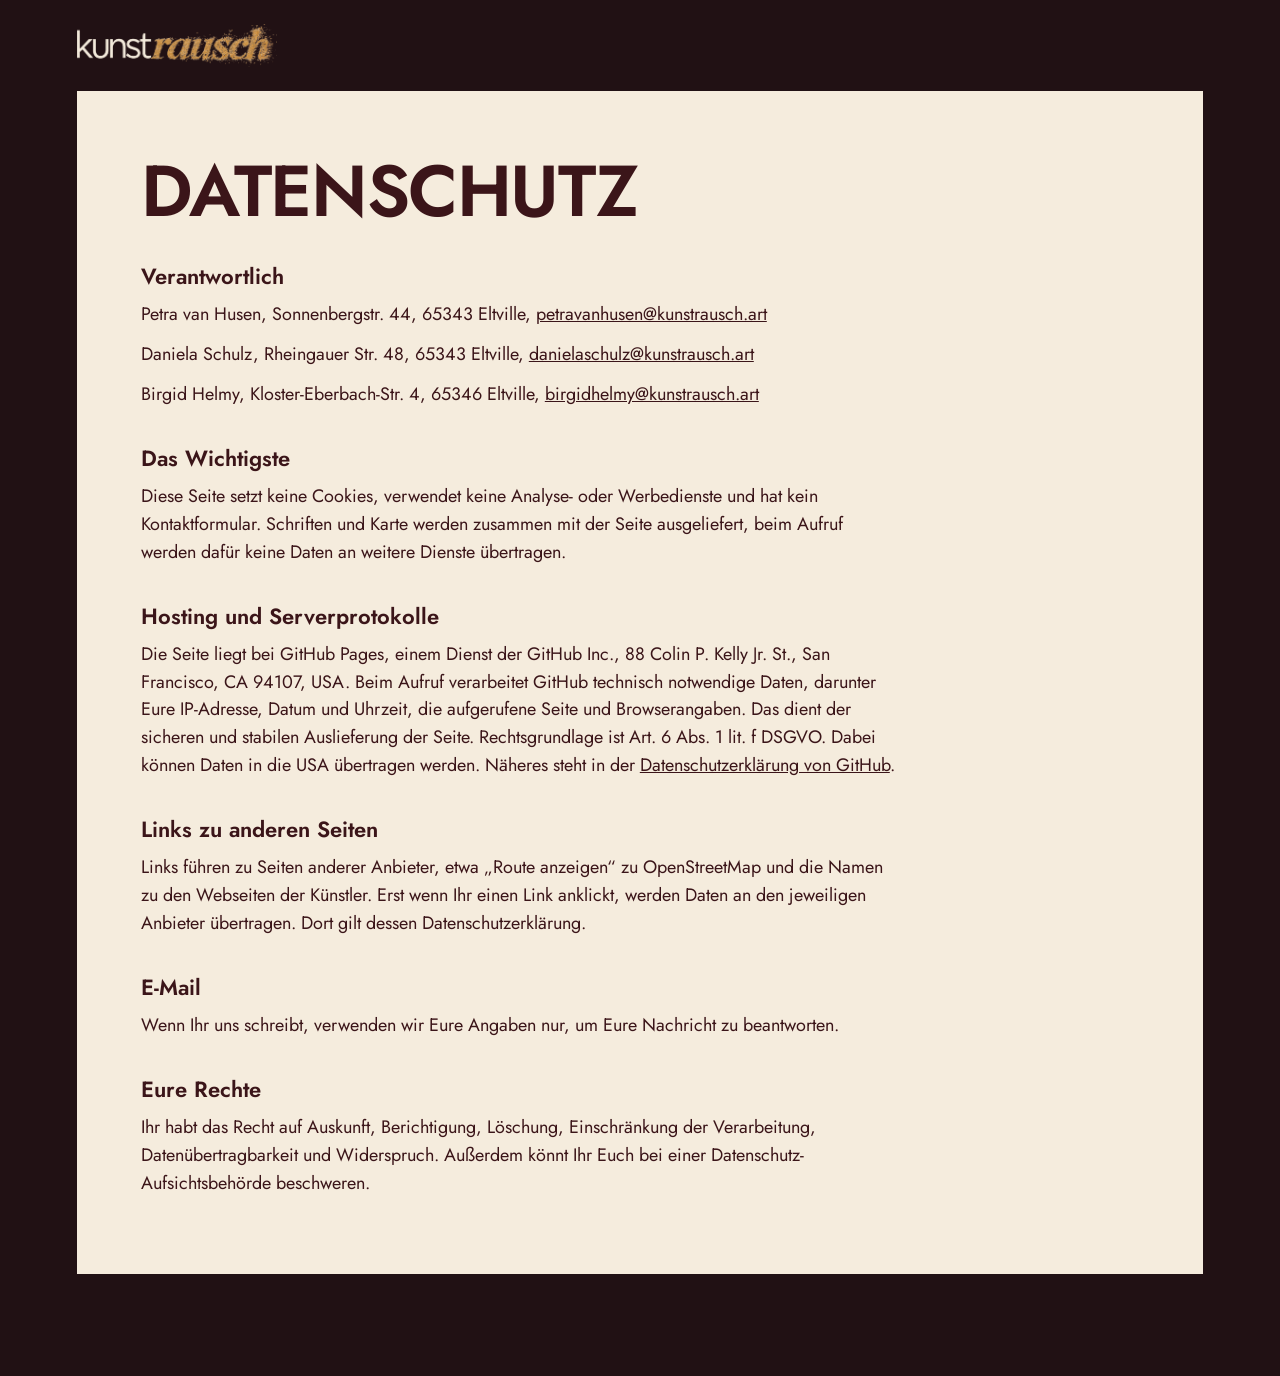
<file: datenschutz.html>
<!doctype html>
<html lang="de">
<head>
<meta charset="utf-8">
<meta name="viewport" content="width=device-width,initial-scale=1">
<title>Datenschutz – Kunstrausch</title>
<meta name="theme-color" content="#211114">
<link rel="icon" type="image/png" sizes="32x32" href="assets/favicon-32.png">
<link rel="icon" type="image/png" sizes="512x512" href="assets/icon-512.png">
<link rel="apple-touch-icon" href="assets/apple-touch-icon.png">
<link rel="stylesheet" href="assets/style.css">
</head>
<body>
<header class="recht-kopf"><a href="index.html"><img src="assets/logo.png" width="1683" height="362" alt="Kunstrausch, zur Startseite"></a></header>
<main class="recht">
  <h1>Datenschutz</h1>

  <h2>Verantwortlich</h2>
  <p>Petra van Husen, Sonnenbergstr. 44, 65343 Eltville, <a href="mailto:petravanhusen@kunstrausch.art">petravanhusen@kunstrausch.art</a></p>
  <p>Daniela Schulz, Rheingauer Str. 48, 65343 Eltville, <a href="mailto:danielaschulz@kunstrausch.art">danielaschulz@kunstrausch.art</a></p>
  <p>Birgid Helmy, Kloster-Eberbach-Str. 4, 65346 Eltville, <a href="mailto:birgidhelmy@kunstrausch.art">birgidhelmy@kunstrausch.art</a></p>

  <h2>Das Wichtigste</h2>
  <p>Diese Seite setzt keine Cookies, verwendet keine Analyse- oder Werbedienste und hat kein Kontaktformular. Schriften und Karte werden zusammen mit der Seite ausgeliefert, beim Aufruf werden dafür keine Daten an weitere Dienste übertragen.</p>

  <h2>Hosting und Serverprotokolle</h2>
  <p>Die Seite liegt bei GitHub Pages, einem Dienst der GitHub Inc., 88 Colin P. Kelly Jr. St., San Francisco, CA 94107, USA. Beim Aufruf verarbeitet GitHub technisch notwendige Daten, darunter Eure IP-Adresse, Datum und Uhrzeit, die aufgerufene Seite und Browserangaben. Das dient der sicheren und stabilen Auslieferung der Seite. Rechtsgrundlage ist Art. 6 Abs. 1 lit. f DSGVO. Dabei können Daten in die USA übertragen werden. Näheres steht in der <a href="https://docs.github.com/de/site-policy/privacy-policies/github-general-privacy-statement">Datenschutzerklärung von GitHub</a>.</p>

  <h2>Links zu anderen Seiten</h2>
  <p>Links führen zu Seiten anderer Anbieter, etwa „Route anzeigen“ zu OpenStreetMap und die Namen zu den Webseiten der Künstler. Erst wenn Ihr einen Link anklickt, werden Daten an den jeweiligen Anbieter übertragen. Dort gilt dessen Datenschutzerklärung.</p>

  <h2>E-Mail</h2>
  <p>Wenn Ihr uns schreibt, verwenden wir Eure Angaben nur, um Eure Nachricht zu beantworten.</p>

  <h2>Eure Rechte</h2>
  <p>Ihr habt das Recht auf Auskunft, Berichtigung, Löschung, Einschränkung der Verarbeitung, Datenübertragbarkeit und Widerspruch. Außerdem könnt Ihr Euch bei einer Datenschutz-Aufsichtsbehörde beschweren.</p>
</main>
</body>
</html>
</file>
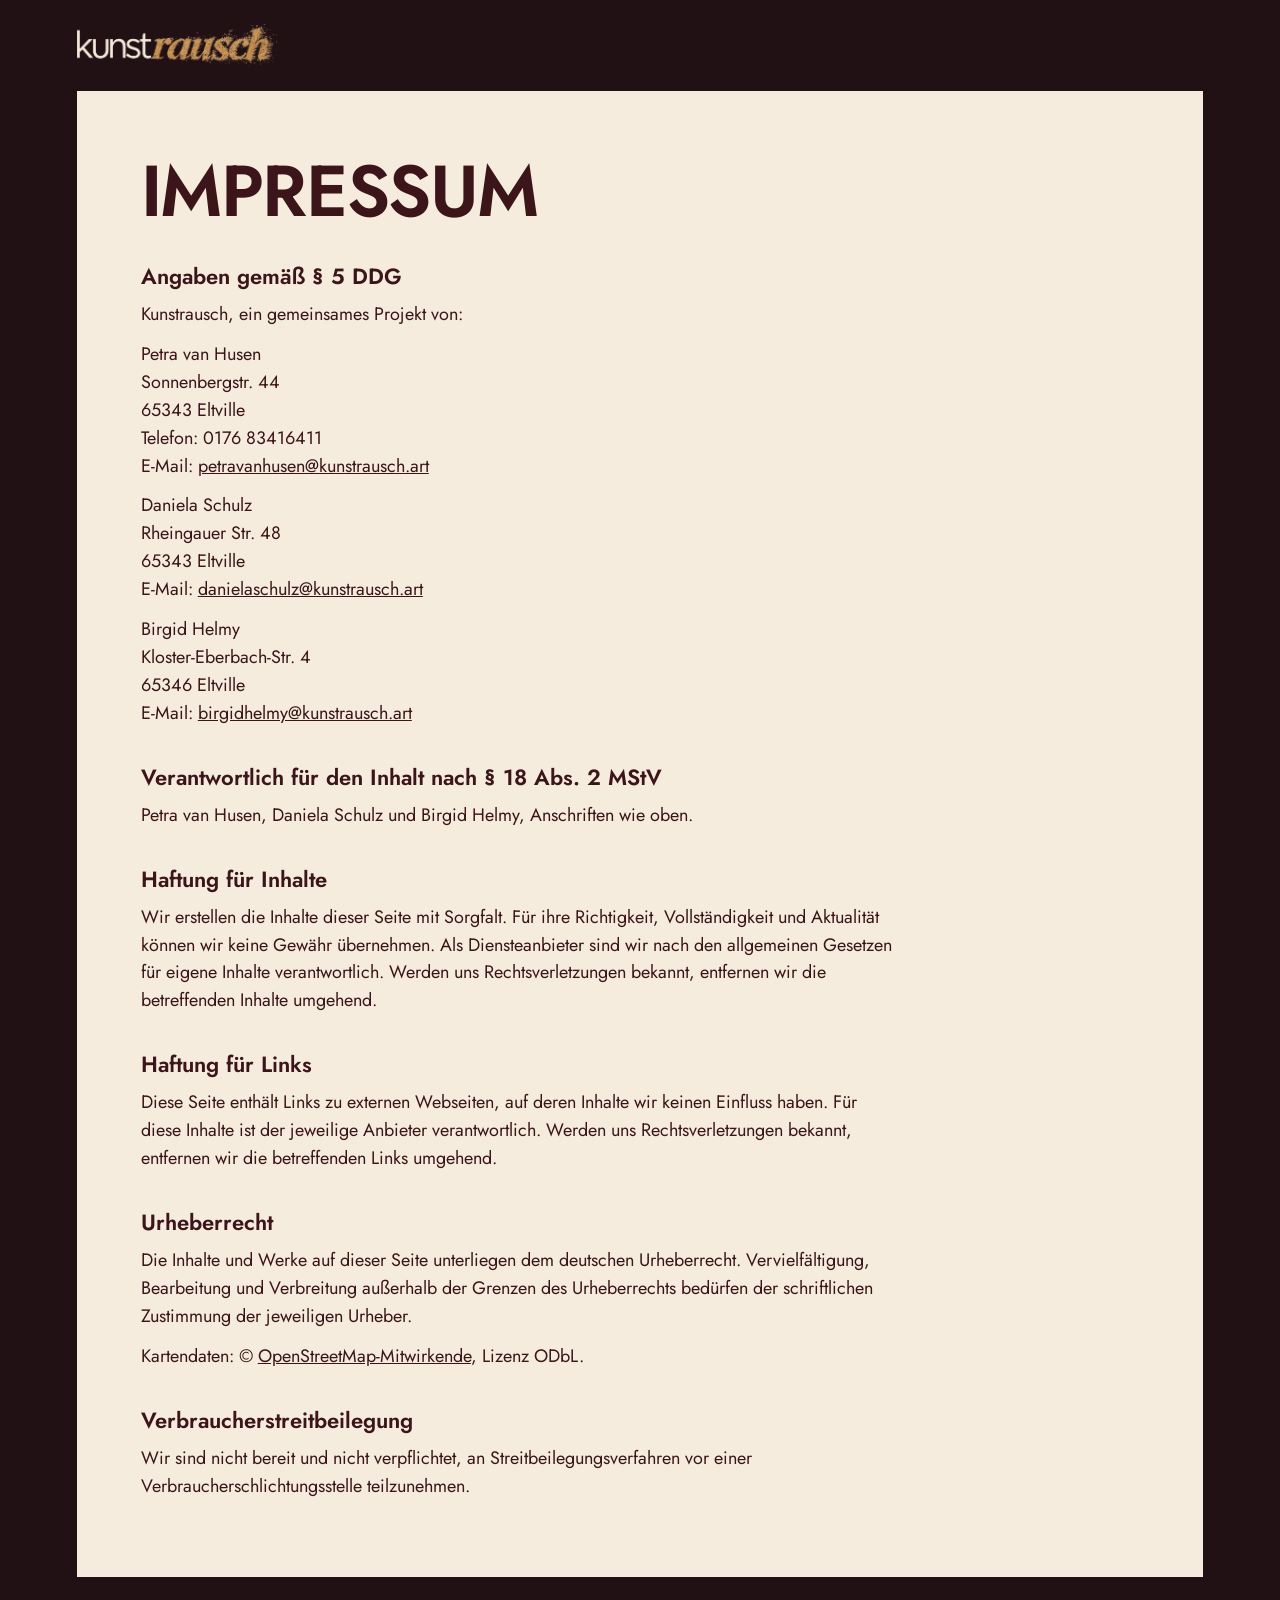
<file: impressum.html>
<!doctype html>
<html lang="de">
<head>
<meta charset="utf-8">
<meta name="viewport" content="width=device-width,initial-scale=1">
<title>Impressum – Kunstrausch</title>
<meta name="theme-color" content="#211114">
<link rel="icon" type="image/png" sizes="32x32" href="assets/favicon-32.png">
<link rel="icon" type="image/png" sizes="512x512" href="assets/icon-512.png">
<link rel="apple-touch-icon" href="assets/apple-touch-icon.png">
<link rel="stylesheet" href="assets/style.css">
</head>
<body>
<header class="recht-kopf"><a href="index.html"><img src="assets/logo.png" width="1683" height="362" alt="Kunstrausch, zur Startseite"></a></header>
<main class="recht">
  <h1>Impressum</h1>

  <h2>Angaben gemäß § 5 DDG</h2>
  <p>Kunstrausch, ein gemeinsames Projekt von:</p>
  <p>Petra van Husen<br>Sonnenbergstr. 44<br>65343 Eltville<br>Telefon: 0176 83416411<br>E-Mail: <a href="mailto:petravanhusen@kunstrausch.art">petravanhusen@kunstrausch.art</a></p>
  <p>Daniela Schulz<br>Rheingauer Str. 48<br>65343 Eltville<br>E-Mail: <a href="mailto:danielaschulz@kunstrausch.art">danielaschulz@kunstrausch.art</a></p>
  <p>Birgid Helmy<br>Kloster-Eberbach-Str. 4<br>65346 Eltville<br>E-Mail: <a href="mailto:birgidhelmy@kunstrausch.art">birgidhelmy@kunstrausch.art</a></p>

  <h2>Verantwortlich für den Inhalt nach § 18 Abs. 2 MStV</h2>
  <p>Petra van Husen, Daniela Schulz und Birgid Helmy, Anschriften wie oben.</p>

  <h2>Haftung für Inhalte</h2>
  <p>Wir erstellen die Inhalte dieser Seite mit Sorgfalt. Für ihre Richtigkeit, Vollständigkeit und Aktualität können wir keine Gewähr übernehmen. Als Diensteanbieter sind wir nach den allgemeinen Gesetzen für eigene Inhalte verantwortlich. Werden uns Rechtsverletzungen bekannt, entfernen wir die betreffenden Inhalte umgehend.</p>

  <h2>Haftung für Links</h2>
  <p>Diese Seite enthält Links zu externen Webseiten, auf deren Inhalte wir keinen Einfluss haben. Für diese Inhalte ist der jeweilige Anbieter verantwortlich. Werden uns Rechtsverletzungen bekannt, entfernen wir die betreffenden Links umgehend.</p>

  <h2>Urheberrecht</h2>
  <p>Die Inhalte und Werke auf dieser Seite unterliegen dem deutschen Urheberrecht. Vervielfältigung, Bearbeitung und Verbreitung außerhalb der Grenzen des Urheberrechts bedürfen der schriftlichen Zustimmung der jeweiligen Urheber.</p>
  <p>Kartendaten: © <a href="https://www.openstreetmap.org/copyright">OpenStreetMap-Mitwirkende</a>, Lizenz ODbL.</p>

  <h2>Verbraucherstreitbeilegung</h2>
  <p>Wir sind nicht bereit und nicht verpflichtet, an Streitbeilegungsverfahren vor einer Verbraucherschlichtungsstelle teilzunehmen.</p>
</main>
</body>
</html>
</file>
<file: assets/style.css>
@font-face{font-family:Jost;font-weight:300;font-display:swap;src:url(fonts/jost-latin-300-normal.woff2) format("woff2")}
@font-face{font-family:Jost;font-weight:400;font-display:swap;src:url(fonts/jost-latin-400-normal.woff2) format("woff2")}
@font-face{font-family:Jost;font-weight:500;font-display:swap;src:url(fonts/jost-latin-500-normal.woff2) format("woff2")}
@font-face{font-family:Jost;font-weight:600;font-display:swap;src:url(fonts/jost-latin-600-normal.woff2) format("woff2")}
@font-face{font-family:"Playfair Display";font-style:italic;font-weight:700;font-display:swap;src:url(fonts/playfair-display-latin-700-italic.woff2) format("woff2")}
@font-face{font-family:"Space Mono";font-weight:400;font-display:swap;src:url(fonts/space-mono-latin-400-normal.woff2) format("woff2")}

:root{
  --bordeaux:#3B1519;
  --grund:#211114;
  --tief:#211114;
  --creme:#F5ECDD;
  --karte:#EBDFCA;
  --orange:#E09950;
  --sek-hell:#6B1A2E;
  --sek-dunkel:#D9C9B0;
  --rand:clamp(16px,6vw,96px);
  --linie:rgba(59,21,25,.3);
}

*{box-sizing:border-box}
html{-webkit-text-size-adjust:100%;scroll-behavior:smooth}
body{margin:0;background:var(--grund);color:var(--creme);font-family:Jost,sans-serif;font-weight:400;overflow-x:clip}
img,svg{display:block}
a{color:inherit}
a:focus-visible{outline:3px solid var(--orange);outline-offset:3px}
h1,h2,h3,p,ul{margin:0}
ul{padding:0;list-style:none}
.mono{font-family:"Space Mono",monospace}
.sr{position:absolute;width:1px;height:1px;overflow:hidden;clip-path:inset(50%);white-space:nowrap}

/* Glitzer */
.g{position:absolute;top:0;right:0;bottom:0;width:max(62%,560px);background:url(glitzer.webp) no-repeat right top/100% auto;pointer-events:none}
.g1{opacity:.9}
.g2{opacity:.3;transform:scaleY(-1);background-position:right bottom}
.gs{position:absolute;top:0;right:0;bottom:0;width:max(56%,520px);background:url(glitzer.webp) no-repeat right top/100% auto;pointer-events:none;opacity:.55}
.gs-flip{transform:scaleY(-1)}

/* Kopfzeile */
.kopf{position:sticky;top:0;z-index:20;display:flex;justify-content:space-between;align-items:center;gap:16px;padding:14px var(--rand);background:rgba(33,17,20,.94);-webkit-backdrop-filter:blur(8px);backdrop-filter:blur(8px)}
html{scroll-padding-top:72px}
.kopf-logo img{width:clamp(120px,14vw,200px);height:auto}
.kopf ul{display:flex;gap:clamp(16px,2.5vw,40px)}
.kopf ul a{font-size:14px;letter-spacing:.14em;text-transform:uppercase;text-decoration:none;color:var(--creme)}
.kopf ul a:hover{color:var(--orange)}

/* Titelbereich */
.hero{position:relative;overflow:hidden}
/* --s: Maßeinheit des Titelbereichs. Hochkant = 1vw. Im Querformat zusätzlich durch die Fensterhöhe begrenzt,
   damit alles bis einschließlich Band in ein Fenster passt. */
:root{--s:1vw;--min-gap:16px;--min-top:40px;--min-bot:72px;--min-claim:24px;--min-monat:44px;--min-zeit:44px}
@media (orientation:landscape){
  :root{--s:min(1vw,calc((100svh - 215px) / 82));--min-gap:10px;--min-top:24px;--min-bot:36px;--min-claim:18px;--min-monat:28px;--min-zeit:28px}
}
.hero-in{position:relative;display:flex;flex-direction:column;gap:clamp(var(--min-gap),calc(var(--s)*2),32px);padding:clamp(var(--min-top),calc(var(--s)*6),88px) 0 clamp(var(--min-bot),calc(var(--s)*11),168px) var(--rand)}
.claim{padding-right:var(--rand);font-weight:300;font-size:clamp(var(--min-claim),calc(var(--s)*3),44px);line-height:1.2;letter-spacing:.01em}
.hero-logo{width:min(94%,1100px,calc(var(--s)*94));height:auto}
.tage{white-space:nowrap;margin-left:-.04em;font-weight:300;font-size:clamp(64px,calc(var(--s)*25),420px);line-height:.82;letter-spacing:-.02em}
.monat{display:flex;flex-wrap:wrap;align-items:baseline;gap:8px 48px;padding-right:var(--rand)}
.monat strong{font-family:"Playfair Display",serif;font-style:italic;font-weight:700;font-size:clamp(var(--min-monat),calc(var(--s)*6),96px);line-height:1.05;color:var(--orange)}
.monat span{font-family:"Space Mono",monospace;font-size:15px;letter-spacing:.2em;text-transform:uppercase;color:var(--sek-dunkel)}
.zeiten{display:flex;flex-wrap:wrap;gap:24px 64px;margin-top:16px;padding-right:var(--rand)}
.zeit{display:flex;flex-direction:column;gap:4px;padding-top:14px;border-top:1px solid var(--orange)}
.zeit b{font-family:"Space Mono",monospace;font-weight:400;font-size:14px;letter-spacing:.12em;text-transform:uppercase;color:var(--orange)}
.zeit span{font-weight:300;font-size:clamp(var(--min-zeit),calc(var(--s)*5),76px);line-height:1}
.zeit small{font-family:"Space Mono",monospace;font-size:.3em;color:var(--orange)}

/* Band */
.band{overflow:hidden;padding:16px 0;background:var(--tief);border-top:1px solid var(--creme)}
.band-in{display:flex;width:max-content;font-weight:300;font-size:15px;letter-spacing:.32em;white-space:nowrap;animation:scroll 70s linear infinite}
.band-in a{padding-right:36px;color:inherit;text-decoration:none}
.band-in a:hover,.band-in a:focus-visible{color:var(--orange)}
.band:hover .band-in,.band:focus-within .band-in{animation-play-state:paused}
.band-in i{font-family:"Space Mono",monospace;font-style:normal;color:var(--orange);padding-right:36px}
@keyframes scroll{to{transform:translateX(-50%)}}

/* Abschnitte */
.abschnitt{position:relative;overflow:hidden;padding:clamp(64px,8vw,120px) var(--rand) clamp(24px,3vw,48px)}
.abschnitt-in{position:relative;display:flex;flex-direction:column;gap:40px}
.titel{font-weight:600;font-size:clamp(48px,8vw,128px);line-height:.92;letter-spacing:-.03em;text-transform:uppercase}

/* Kunstorte */
.orte{display:flex;flex-wrap:wrap;gap:24px}
.karte{flex:2 1 480px;min-width:0;display:flex;flex-direction:column;background:var(--karte);color:var(--bordeaux)}
.karte svg{flex:1 1 auto;width:100%;height:auto;aspect-ratio:1;min-height:0}
.karte p{padding:8px 12px;font-family:"Space Mono",monospace;font-size:12px;color:var(--sek-hell)}
.ortliste{flex:1 1 320px;min-width:0;display:flex;flex-direction:column;background:var(--creme);color:var(--bordeaux)}
.loc{flex:1 1 auto;display:flex;gap:16px;align-items:flex-start;padding:18px 20px;border-top:1px solid var(--linie);transition:background-color .2s ease,color .2s ease}
.loc:first-child{border-top:0}
.mk{flex:none;display:flex;align-items:center;justify-content:center;width:40px;height:40px;background:var(--bordeaux);color:var(--creme);font-weight:600;font-size:20px;transition:background-color .2s ease,color .2s ease}
.loc-text{display:flex;flex-direction:column;gap:4px;min-width:0}
.loc-name{font-size:24px;font-weight:600;line-height:1.15;text-transform:uppercase;letter-spacing:.02em}
.adr{font-family:"Space Mono",monospace;font-size:14px;line-height:1.5}
.sub{color:var(--sek-hell)}
.route{align-self:flex-start;padding:12px 0;font-size:14px;letter-spacing:.1em;text-transform:uppercase}

.hinweis{display:flex;gap:12px;align-items:flex-start;padding-top:14px;border-top:1px solid var(--orange)}
.hinweis i{flex:none;display:flex;align-items:center;justify-content:center;width:28px;height:28px;background:var(--orange);color:var(--tief);font-style:normal;font-weight:600}
.hinweis p{font-size:15px;line-height:1.5}
.hinweis b{font-weight:600;text-transform:uppercase;letter-spacing:.06em}

/* Künstler */
.kaesten{display:flex;flex-direction:column;gap:24px}
.kasten{display:flex;flex-wrap:wrap;gap:24px 64px;padding:clamp(20px,3vw,48px);background:var(--creme);color:var(--bordeaux)}
.kasten-ort{flex:1 1 260px;min-width:0;display:flex;flex-direction:column;gap:12px}
.ziffer{font-weight:500;font-size:clamp(96px,11vw,168px);line-height:.85;letter-spacing:-.04em}
.kasten h3{font-weight:600;font-size:30px;line-height:1.15;text-transform:uppercase}
.kasten-ort .adr{color:var(--sek-hell)}
.versorgung{margin-top:auto;padding-top:28px}
.versorgung p{padding-top:14px;border-top:1px solid var(--linie);font-family:"Space Mono",monospace;font-size:15px;line-height:1.6;color:var(--sek-hell)}
.versorgung .hinweis p{font-family:Jost,sans-serif;color:inherit}
.versorgung .hinweis{border-top-color:var(--orange)}
.versorgung .hinweis p{padding-top:0;border-top:0}
.reihen{flex:3 1 480px;min-width:0;display:flex;flex-direction:column;border-bottom:1px solid var(--linie)}
.row{position:relative;display:flex;align-items:center;gap:clamp(12px,2vw,24px);padding:14px 16px;border-top:1px solid var(--linie);transition:background-color .2s ease,color .2s ease}
.thumb{flex:none;width:120px;height:120px;object-fit:cover;border:1px solid var(--bordeaux);background:var(--karte);transition:transform .25s ease}
.name{min-width:0;font-weight:300;font-size:clamp(28px,4vw,60px);line-height:1.1;text-decoration:none}
a.name::after{content:"";position:absolute;inset:0}

@media (hover:hover){
  .loc:hover,.row:hover{background:var(--bordeaux);color:var(--creme)}
  .loc:hover .mk{background:var(--creme);color:var(--bordeaux)}
  .loc:hover .sub{color:var(--orange)}
  .row:hover .thumb{transform:rotate(-4deg) scale(1.08)}
  a.fl:hover{color:var(--orange)}
}

/* Projekttext */
.projekt{padding:clamp(24px,3vw,48px) var(--rand) clamp(64px,8vw,120px)}
.projekt div{padding:clamp(24px,5vw,72px);background:var(--creme);color:var(--bordeaux)}
.projekt p{max-width:880px;font-weight:300;font-size:clamp(22px,2.8vw,40px);line-height:1.35}

/* Fußzeile */
.fuss{position:relative;overflow:hidden;padding:clamp(48px,6vw,88px) var(--rand) 40px;background:var(--tief)}
.fuss-in{position:relative;display:flex;flex-direction:column;gap:48px}
.fuss-oben{display:flex;flex-wrap:wrap;justify-content:space-between;align-items:flex-end;gap:32px}
.fuss-logo{width:min(100%,560px);height:auto}
.fuss-oben p{font-family:"Space Mono",monospace;font-size:14px;line-height:1.7;color:var(--sek-dunkel)}
.fuss-links{display:flex;flex-wrap:wrap;justify-content:space-between;gap:0 32px;padding-top:24px;border-top:1px solid rgba(245,236,221,.3);font-size:15px;letter-spacing:.1em;text-transform:uppercase}
.fuss-links div{display:flex;flex-wrap:wrap;gap:0 32px}
.fl{display:inline-block;padding:12px 0;text-decoration:none}

/* Impressum, Datenschutz */
.recht-kopf{padding:24px var(--rand)}
.recht-kopf img{width:200px;height:auto}
.recht{padding:clamp(24px,5vw,72px);margin:0 var(--rand) clamp(64px,8vw,120px);background:var(--creme);color:var(--bordeaux);font-size:18px;line-height:1.55}
.recht h1{font-weight:600;font-size:clamp(36px,6vw,72px);line-height:1;letter-spacing:-.02em;text-transform:uppercase;margin-bottom:32px}
.recht h2{font-weight:600;font-size:22px;margin:32px 0 8px}
.recht p{max-width:760px;margin-bottom:12px}
.recht ul{max-width:760px;margin-bottom:12px;padding-left:20px;list-style:disc}

@media (max-width:560px){
  .kopf-logo{display:none}
  .kopf ul{gap:20px}
  .kopf ul a{font-size:13px;letter-spacing:.1em}
  .kasten-ort{flex-basis:100%}
  .reihen{flex-basis:100%}
  .row{padding:12px 0}
  .thumb{width:88px;height:88px}
  .karte .lbl{display:none}
  .g,.gs{width:100%;-webkit-mask-image:linear-gradient(to right,transparent 35%,#000 100%);mask-image:linear-gradient(to right,transparent 35%,#000 100%)}
  .g2{display:none}
}

@media (prefers-reduced-motion:reduce){
  html{scroll-behavior:auto}
  .band-in{animation:none}
  .band{overflow-x:auto}
  .loc,.mk,.row,.thumb{transition:none}
}
a.ortlink{color:inherit;text-decoration:underline;text-decoration-thickness:1px;text-underline-offset:.15em}
a.ortlink:hover{text-decoration-thickness:2px}
.loc-text a.ortlink{align-self:flex-start}
</file>
